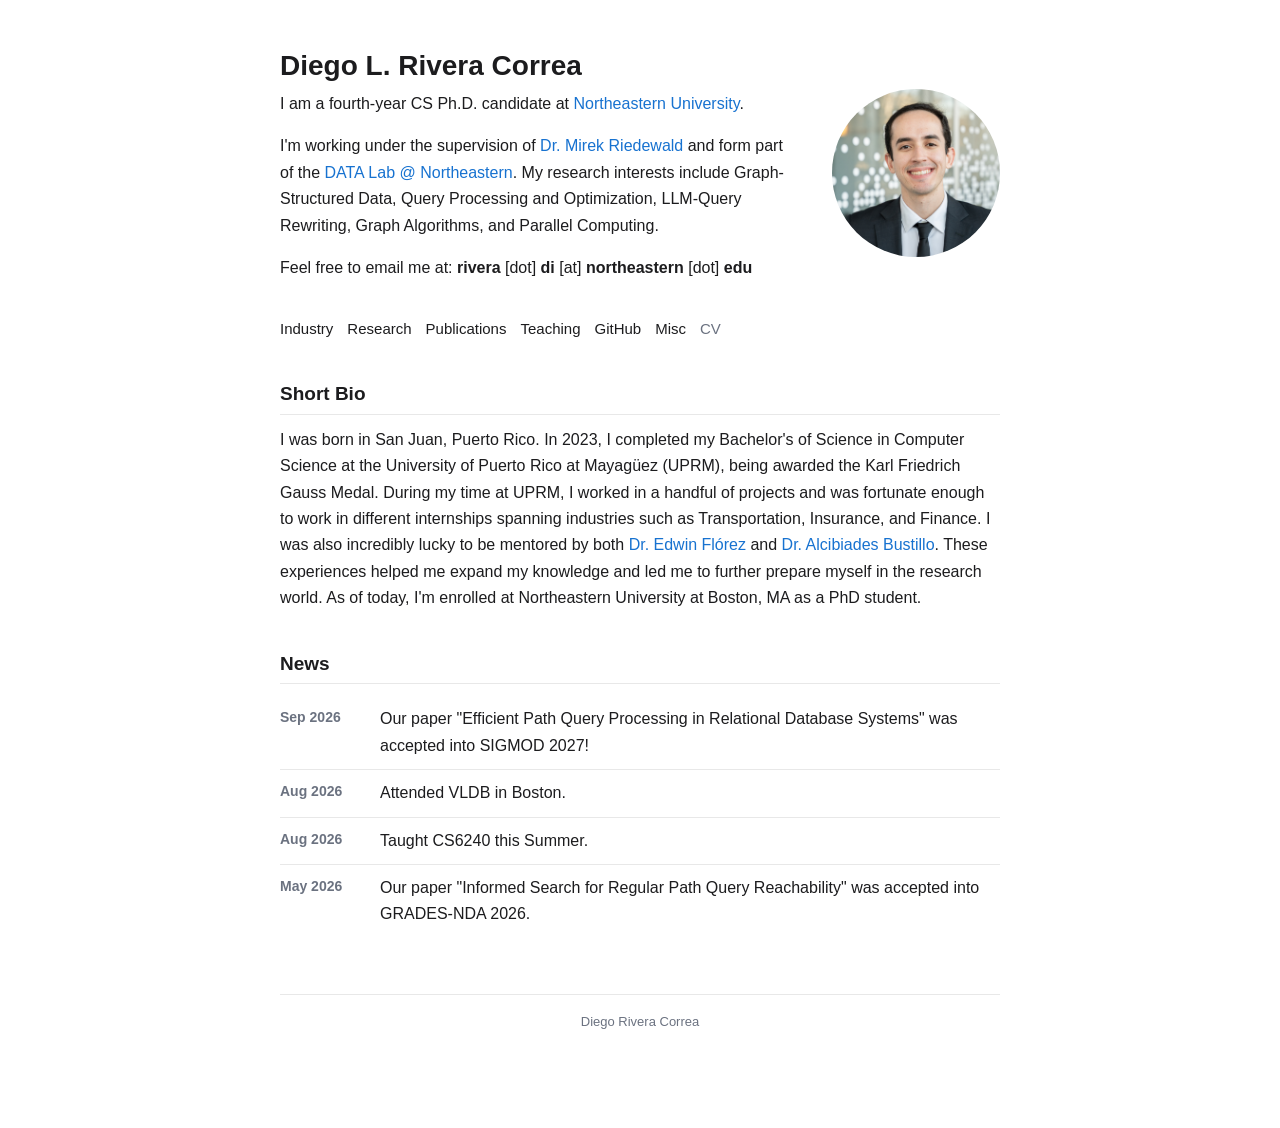
<file: index.html>
<!DOCTYPE HTML>
<html lang="en">
<head>
  <meta http-equiv="Content-Type" content="text/html; charset=UTF-8">
  <title>Diego L. Rivera Correa</title>
  <meta name="author" content="Diego Rivera Correa">
  <meta name="viewport" content="width=device-width, initial-scale=1">
  <link rel="stylesheet" type="text/css" href="stylesheet.css">
  <link rel="icon" href="data:image/svg+xml,<svg xmlns=%22http://www.w3.org/2000/svg%22 viewBox=%220 0 100 100%22><text y=%22.9em%22 font-size=%2290%22>🌐</text></svg>">
</head>
<body>
  <div class="page">
    <div class="hero">
      <div class="hero-text">
        <h1>Diego L. Rivera Correa</h1>
        <p>I am a fourth-year CS Ph.D. candidate at <a href="https://www.northeastern.edu/">Northeastern University</a>.</p>
        <p>
          I'm working under the supervision of <a href="https://www.ccs.neu.edu/home/mirek/">Dr. Mirek Riedewald</a> and
          form part of the <a href="https://db.khoury.northeastern.edu/">DATA Lab @ Northeastern</a>. My research interests
          include Graph-Structured Data, Query Processing and Optimization, LLM-Query Rewriting, Graph Algorithms, and Parallel Computing.
        </p>
        <p>Feel free to email me at: <b>rivera</b> [dot] <b>di</b> [at] <b>northeastern</b> [dot] <b>edu</b></p>
      </div>
      <div class="hero-photo">
        <a href="diego_images/prof_diego.jpg"><img alt="profile photo" src="diego_images/prof_diego.jpg"></a>
      </div>
    </div>

    <nav class="nav">
      <a href="internships.html">Industry</a>
      <a href="research.html">Research</a>
      <a href="publications.html">Publications</a>
      <a href="teaching.html">Teaching</a>
      <a href="https://github.com/drivera23/">GitHub</a>
      <a href="misc.html">Misc</a>
      <span class="nav-disabled" title="Coming soon">CV</span>
    </nav>

    <h2>Short Bio</h2>
    <p>
      I was born in San Juan, Puerto Rico. In 2023, I completed my Bachelor's of Science in Computer Science at the
      University of Puerto Rico at Mayagüez (UPRM), being awarded the Karl Friedrich Gauss Medal. During my time at
      UPRM, I worked in a handful of projects and was fortunate enough to work in different internships spanning
      industries such as Transportation, Insurance, and Finance. I was also incredibly lucky to be mentored by both
      <a href="https://www.uprm.edu/edwinfg/">Dr. Edwin Flórez</a> and
      <a href="https://sites.google.com/upr.edu/alcibiadesbustillozarate/inicio">Dr. Alcibiades Bustillo</a>. These
      experiences helped me expand my knowledge and led me to further prepare myself in the research world. As of
      today, I'm enrolled at Northeastern University at Boston, MA as a PhD student.
    </p>

    <h2>News</h2>
    <ul class="news">
      <li><span class="news-date">Sep 2026</span> Our paper "Efficient Path Query Processing in Relational Database Systems" was accepted into SIGMOD 2027!</li>
      <li><span class="news-date">Aug 2026</span> Attended VLDB in Boston.</li>
      <li><span class="news-date">Aug 2026</span> Taught CS6240 this Summer.</li>
      <li><span class="news-date">May 2026</span> Our paper "Informed Search for Regular Path Query Reachability" was accepted into GRADES-NDA 2026.</li>
    </ul>

    <footer>
      <p>Diego Rivera Correa</p>
    </footer>
  </div>
</body>
</html>
</file>
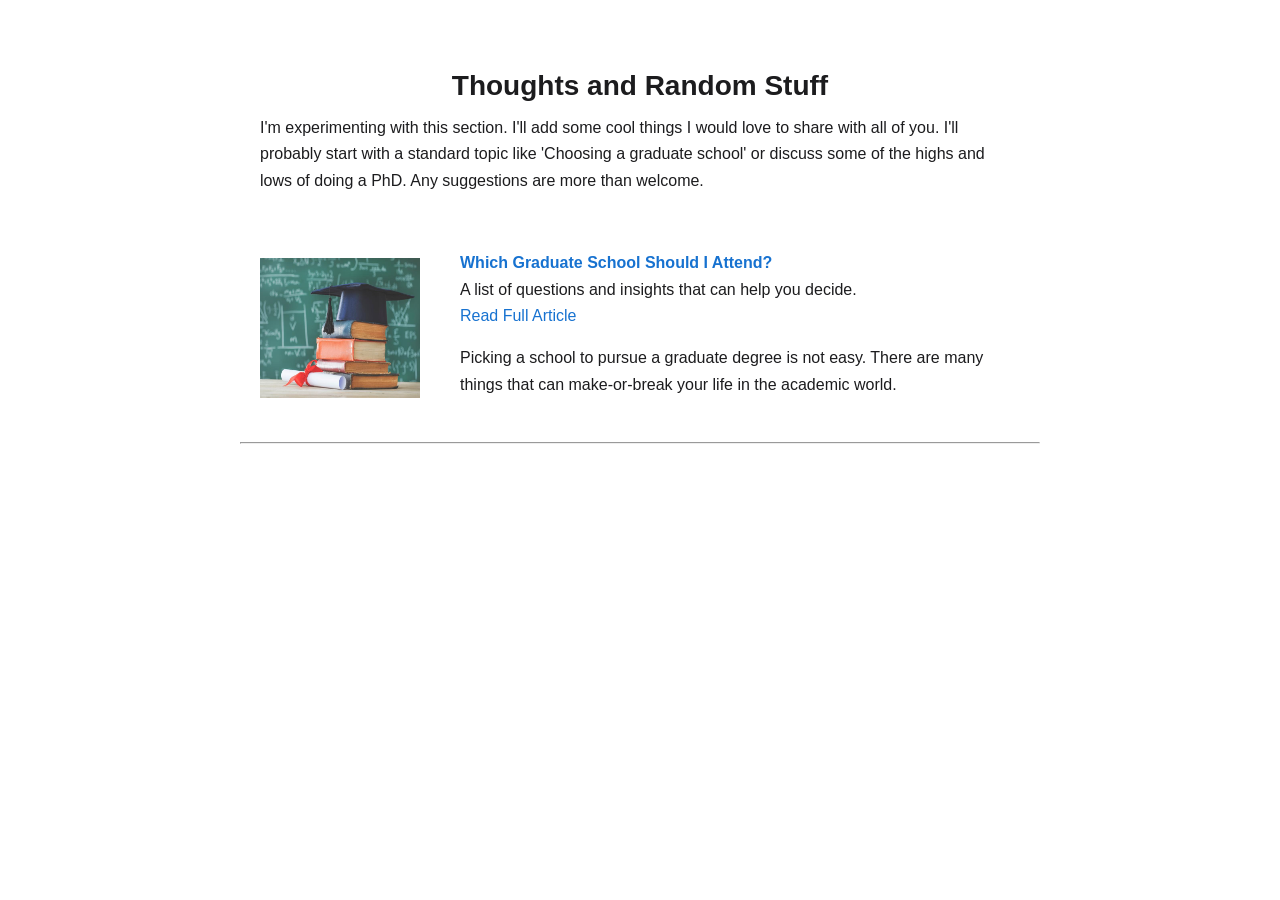
<file: blog.html>
<!DOCTYPE HTML>
<html lang="en"><head><meta http-equiv="Content-Type" content="text/html; charset=UTF-8">

  <title>Blog</title>
  
  <meta name="author" content="Diego Rivera Correa">
  <meta name="viewport" content="width=device-width, initial-scale=1">
  
  <link rel="stylesheet" type="text/css" href="stylesheet.css">
	<link rel="icon" href="data:image/svg+xml,<svg xmlns=%22http://www.w3.org/2000/svg%22 viewBox=%220 0 100 100%22><text y=%22.9em%22 font-size=%2290%22>🌐</text></svg>">
</head>

<body>
  <table style="width:100%;max-width:800px;border:0px;border-spacing:0px;border-collapse:separate;margin-right:auto;margin-left:auto;"><tbody>
    <tr style="padding:0px">
      <td style="padding:0px">
        <table style="width:100%;border:0px;border-spacing:0px;border-collapse:separate;margin-right:auto;margin-left:auto;"><tbody>
            <tr>
            <td style="padding:20px;width:100%;vertical-align:middle">
              <center><h1>Thoughts and Random Stuff</h1></center>
              <p>
                I'm experimenting with this section. I'll add some cool things I would love to share with all of you. I'll probably start with a standard topic
                like 'Choosing a graduate school' or discuss some of the highs and lows of doing a PhD. Any suggestions are more than welcome.
              </p> 
            </td>
          </tr>
        </tbody></table>
        <table style="width:100%;border:0px;border-spacing:0px;border-collapse:separate;margin-right:auto;margin-left:auto;"><tbody>
          <!-- NAGNOI -->
          <tr>
            <td style="padding:20px;width:25%;vertical-align:middle">
              <div class="one">
                <img src='blog_images/Grad_School_Search.jpg' width="160" height="140">
              </div>
            </td>
            <td style="padding:20px;width:75%;vertical-align:middle">
              <a href="blog_stories/graduate_school.html">
                <span class="papertitle"><strong> Which Graduate School Should I Attend?</strong></span>
              </a>
              
              <br>
                A list of questions and insights that can help you decide.
              <br>
              <a href="blog_stories/graduate_school.html">Read Full Article</a>
              <p></p>
              <p> Picking a school to pursue a graduate degree is not easy. There are many things that can make-or-break 
                your life in the academic world. </p>
            </td>
          </tr>
        </tbody></table>
      <hr>
      </td>
    </tr>
  </table>
</body>

</html>
</file>
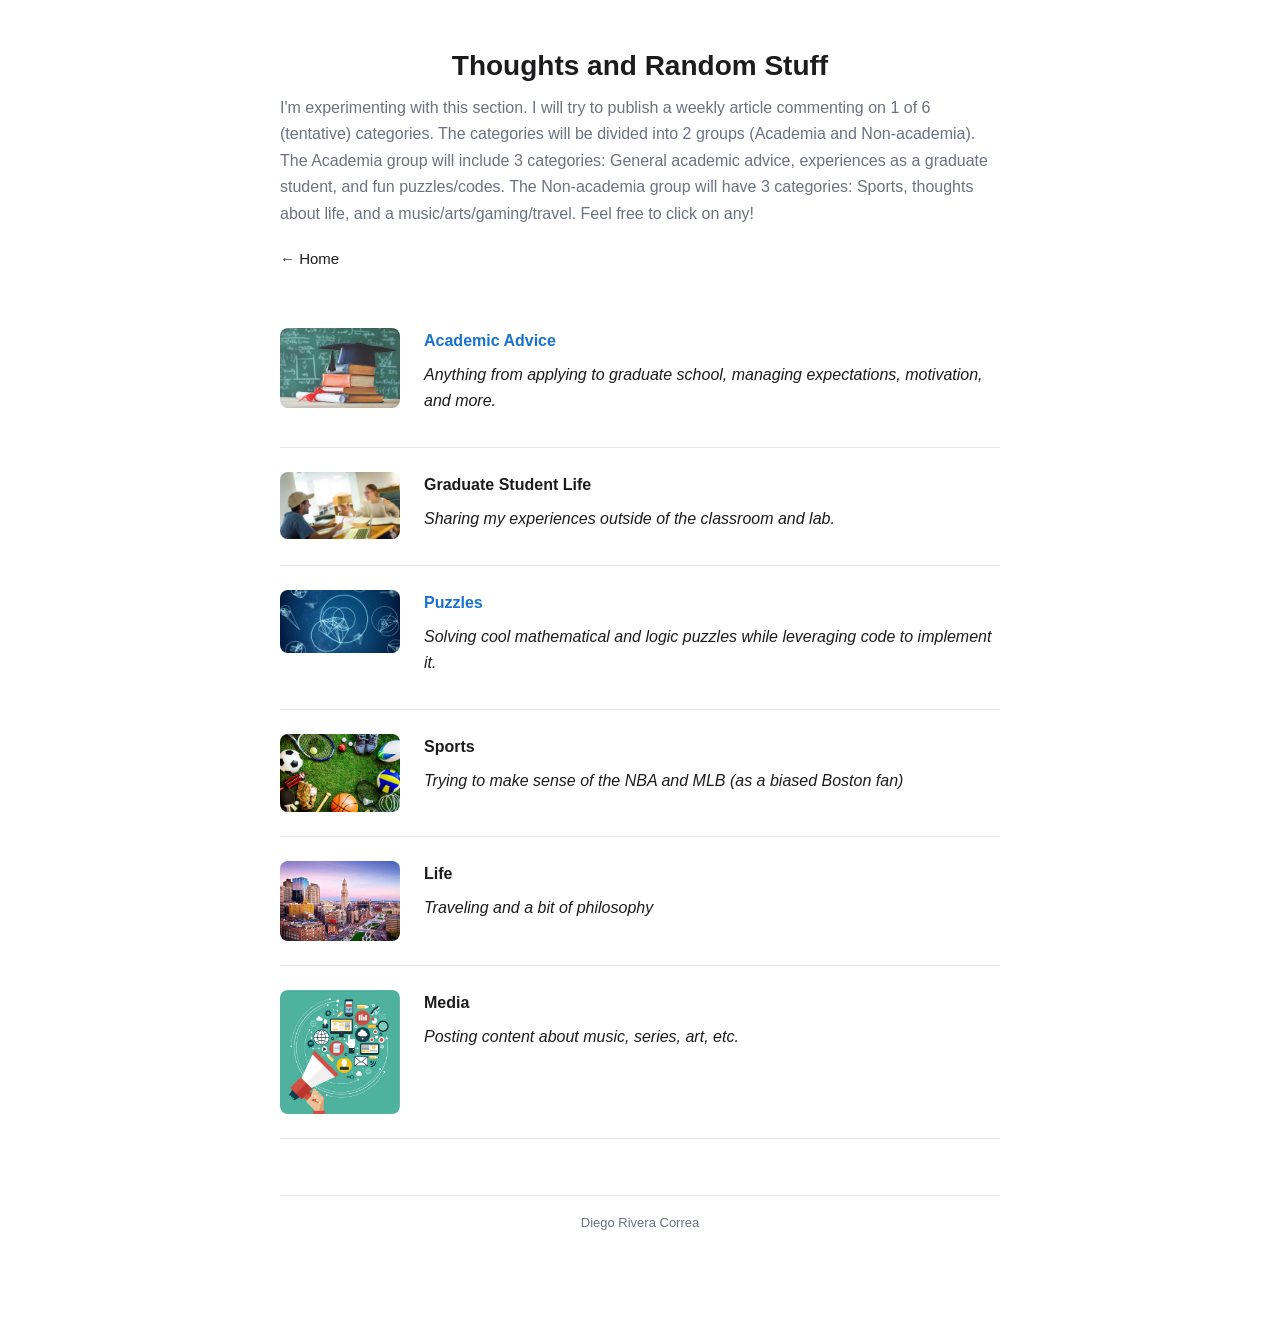
<file: blog_landing.html>
<!DOCTYPE HTML>
<html lang="en">
<head>
  <meta http-equiv="Content-Type" content="text/html; charset=UTF-8">
  <title>Blog</title>
  <meta name="author" content="Diego Rivera Correa">
  <meta name="viewport" content="width=device-width, initial-scale=1">
  <link rel="stylesheet" type="text/css" href="stylesheet.css">
  <link rel="icon" href="data:image/svg+xml,<svg xmlns=%22http://www.w3.org/2000/svg%22 viewBox=%220 0 100 100%22><text y=%22.9em%22 font-size=%2290%22>🌐</text></svg>">
</head>
<body>
  <div class="page">
    <div class="page-intro">
      <h1>Thoughts and Random Stuff</h1>
      <p>
        I'm experimenting with this section. I will try to publish a weekly article commenting on 1 of 6
        (tentative) categories. The categories will be divided into 2 groups (Academia and Non-academia). The
        Academia group will include 3 categories: General academic advice, experiences as a graduate student, and
        fun puzzles/codes. The Non-academia group will have 3 categories: Sports, thoughts about life, and a
        music/arts/gaming/travel. Feel free to click on any!
      </p>
    </div>

    <nav class="nav">
      <a href="index.html">&larr; Home</a>
    </nav>

    <div class="entry">
      <div class="entry-img">
        <img src="blog_images/Grad_School_Search.jpg" alt="Academic Advice">
      </div>
      <div class="entry-body">
        <p class="entry-title"><a href="blog_categories/academic_advice/blog.html">Academic Advice</a></p>
        <p><em>Anything from applying to graduate school, managing expectations, motivation, and more.</em></p>
      </div>
    </div>

    <div class="entry">
      <div class="entry-img">
        <img src="blog_images/Student_Life.jpg" alt="Graduate Student Life">
      </div>
      <div class="entry-body">
        <p class="entry-title">Graduate Student Life</p>
        <p><em>Sharing my experiences outside of the classroom and lab.</em></p>
      </div>
    </div>

    <div class="entry">
      <div class="entry-img">
        <img src="blog_images/Puzzles.jpg" alt="Puzzles">
      </div>
      <div class="entry-body">
        <p class="entry-title"><a href="blog_categories/puzzles/blog.html">Puzzles</a></p>
        <p><em>Solving cool mathematical and logic puzzles while leveraging code to implement it.</em></p>
      </div>
    </div>

    <div class="entry">
      <div class="entry-img">
        <img src="blog_images/Sports.jpg" alt="Sports">
      </div>
      <div class="entry-body">
        <p class="entry-title">Sports</p>
        <p><em>Trying to make sense of the NBA and MLB (as a biased Boston fan)</em></p>
      </div>
    </div>

    <div class="entry">
      <div class="entry-img">
        <img src="blog_images/Life.jpg" alt="Life">
      </div>
      <div class="entry-body">
        <p class="entry-title">Life</p>
        <p><em>Traveling and a bit of philosophy</em></p>
      </div>
    </div>

    <div class="entry">
      <div class="entry-img">
        <img src="blog_images/media.jpg" alt="Media">
      </div>
      <div class="entry-body">
        <p class="entry-title">Media</p>
        <p><em>Posting content about music, series, art, etc.</em></p>
      </div>
    </div>

    <footer>
      <p>Diego Rivera Correa</p>
    </footer>
  </div>
</body>
</html>
</file>
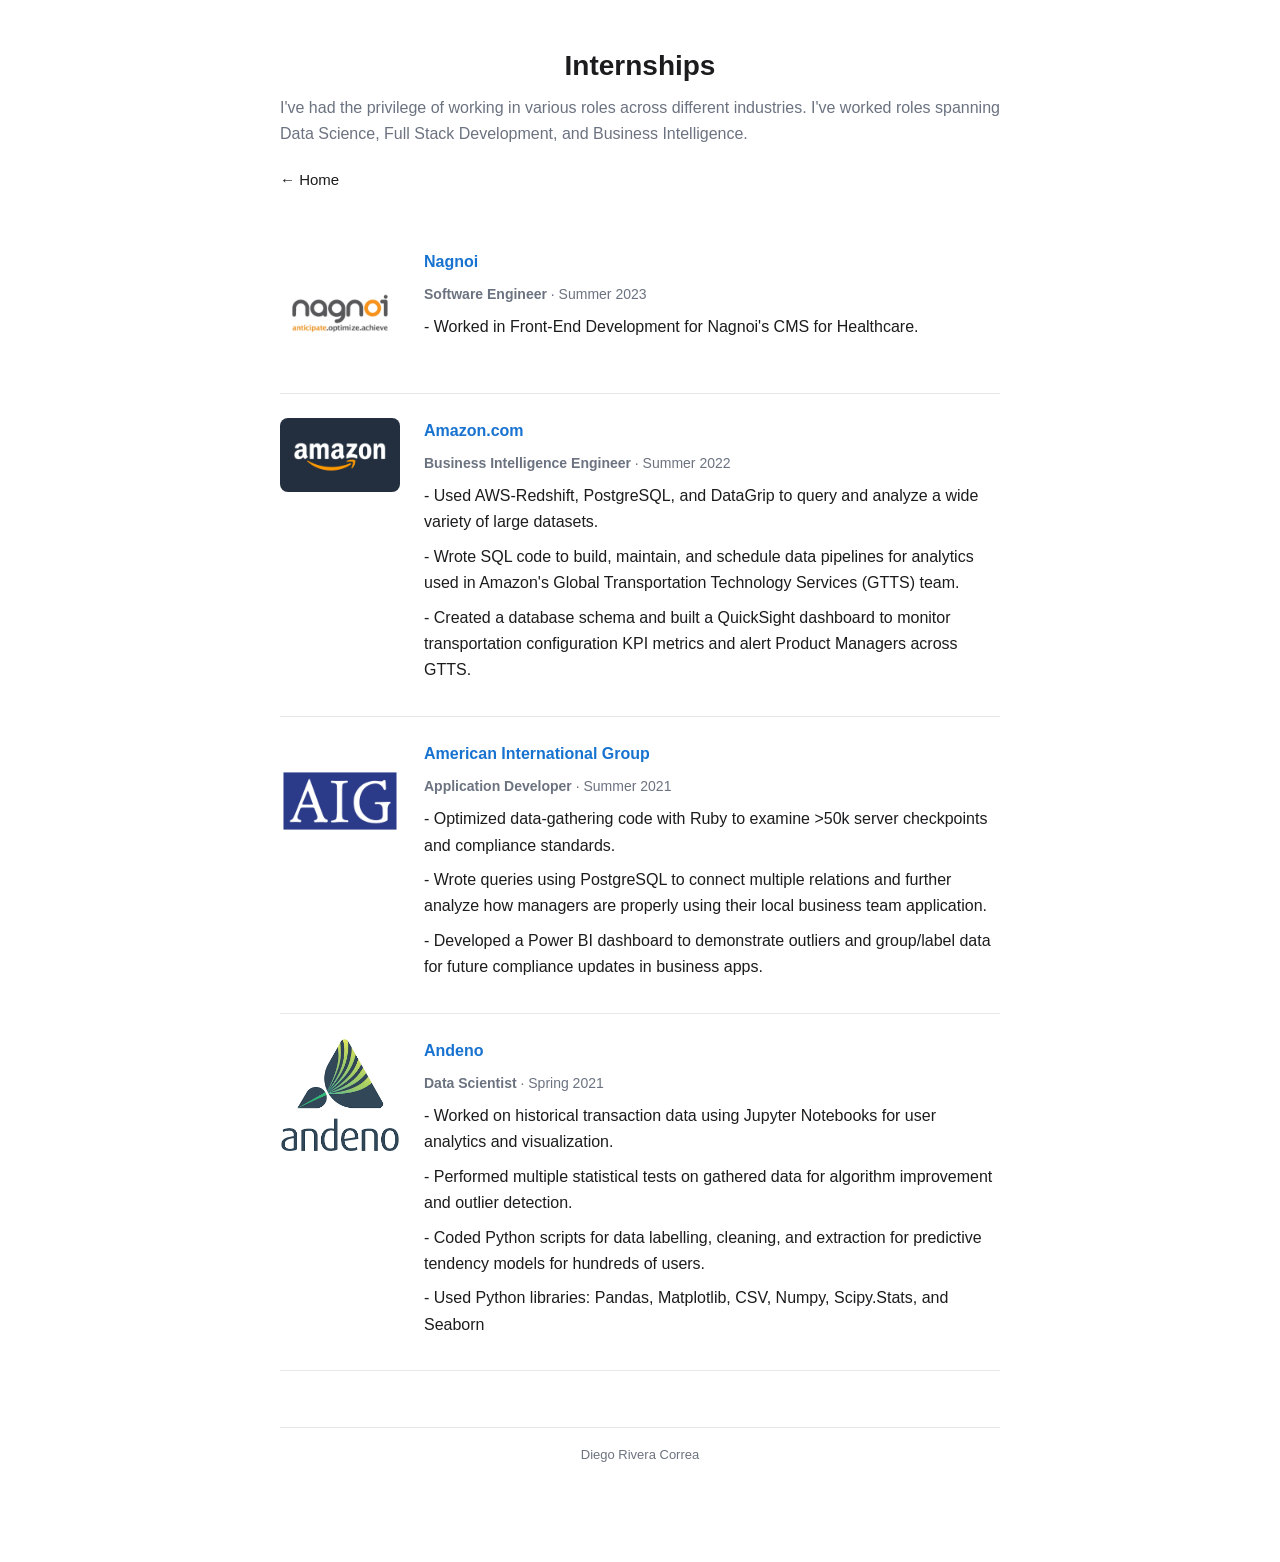
<file: internships.html>
<!DOCTYPE HTML>
<html lang="en">
<head>
  <meta http-equiv="Content-Type" content="text/html; charset=UTF-8">
  <title>Internships</title>
  <meta name="author" content="Diego Rivera Correa">
  <meta name="viewport" content="width=device-width, initial-scale=1">
  <link rel="stylesheet" type="text/css" href="stylesheet.css">
  <link rel="icon" href="data:image/svg+xml,<svg xmlns=%22http://www.w3.org/2000/svg%22 viewBox=%220 0 100 100%22><text y=%22.9em%22 font-size=%2290%22>🌐</text></svg>">
</head>
<body>
  <div class="page">
    <div class="page-intro">
      <h1>Internships</h1>
      <p>
        I've had the privilege of working in various roles across different industries. I've worked roles spanning
        Data Science, Full Stack Development, and Business Intelligence.
      </p>
    </div>

    <nav class="nav">
      <a href="index.html">&larr; Home</a>
    </nav>

    <div class="entry">
      <div class="entry-img">
        <img src="diego_images/industry/nagnoi.png" alt="Nagnoi">
      </div>
      <div class="entry-body">
        <p class="entry-title"><a href="https://www.nagnoi.com">Nagnoi</a></p>
        <p class="entry-meta"><b>Software Engineer</b> &middot; Summer 2023</p>
        <p>- Worked in Front-End Development for Nagnoi's CMS for Healthcare.</p>
      </div>
    </div>

    <div class="entry">
      <div class="entry-img">
        <img src="diego_images/industry/amz.png" alt="Amazon.com">
      </div>
      <div class="entry-body">
        <p class="entry-title"><a href="https://www.amazon.jobs">Amazon.com</a></p>
        <p class="entry-meta"><b>Business Intelligence Engineer</b> &middot; Summer 2022</p>
        <p>- Used AWS-Redshift, PostgreSQL, and DataGrip to query and analyze a wide variety of large datasets.</p>
        <p>
          - Wrote SQL code to build, maintain, and schedule data pipelines for analytics used in Amazon's Global
          Transportation Technology Services (GTTS) team.
        </p>
        <p>
          - Created a database schema and built a QuickSight dashboard to monitor transportation configuration KPI
          metrics and alert Product Managers across GTTS.
        </p>
      </div>
    </div>

    <div class="entry">
      <div class="entry-img">
        <img src="diego_images/industry/aig.png" alt="American International Group">
      </div>
      <div class="entry-body">
        <p class="entry-title"><a href="https://www.aig.com/individual">American International Group</a></p>
        <p class="entry-meta"><b>Application Developer</b> &middot; Summer 2021</p>
        <p>
          - Optimized data-gathering code with Ruby to examine &gt;50k server checkpoints and compliance standards.
        </p>
        <p>
          - Wrote queries using PostgreSQL to connect multiple relations and further analyze how managers are
          properly using their local business team application.
        </p>
        <p>
          - Developed a Power BI dashboard to demonstrate outliers and group/label data for future compliance
          updates in business apps.
        </p>
      </div>
    </div>

    <div class="entry">
      <div class="entry-img">
        <img src="diego_images/industry/andeno.png" alt="Andeno">
      </div>
      <div class="entry-body">
        <p class="entry-title"><a href="https://www.andeno.com/">Andeno</a></p>
        <p class="entry-meta"><b>Data Scientist</b> &middot; Spring 2021</p>
        <p>- Worked on historical transaction data using Jupyter Notebooks for user analytics and visualization.</p>
        <p>- Performed multiple statistical tests on gathered data for algorithm improvement and outlier detection.</p>
        <p>
          - Coded Python scripts for data labelling, cleaning, and extraction for predictive tendency models for
          hundreds of users.
        </p>
        <p>- Used Python libraries: Pandas, Matplotlib, CSV, Numpy, Scipy.Stats, and Seaborn</p>
      </div>
    </div>

    <footer>
      <p>Diego Rivera Correa</p>
    </footer>
  </div>
</body>
</html>
</file>
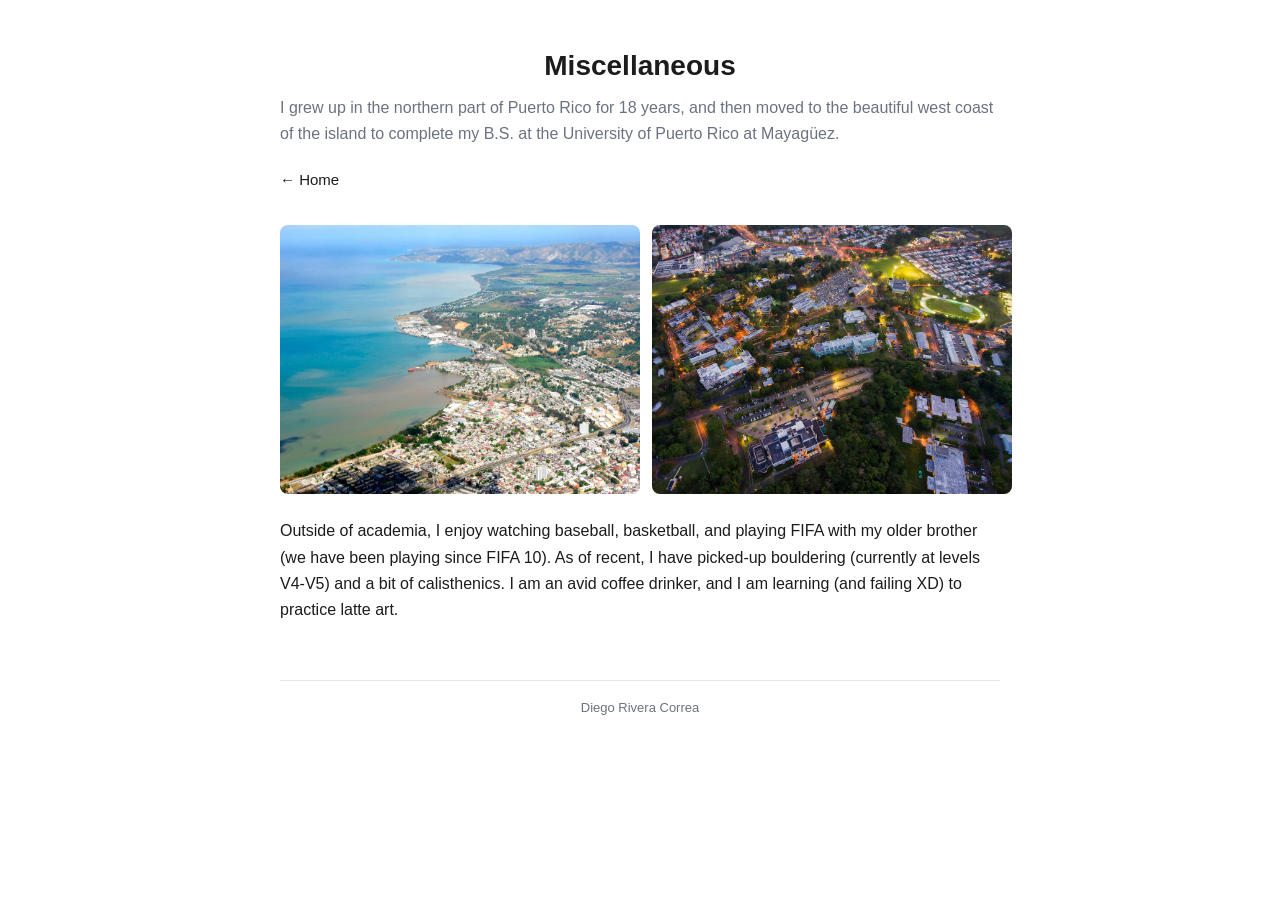
<file: misc.html>
<!DOCTYPE HTML>
<html lang="en">
<head>
  <meta http-equiv="Content-Type" content="text/html; charset=UTF-8">
  <title>Misc</title>
  <meta name="author" content="Diego Rivera Correa">
  <meta name="viewport" content="width=device-width, initial-scale=1">
  <link rel="stylesheet" type="text/css" href="stylesheet.css">
  <link rel="icon" href="data:image/svg+xml,<svg xmlns=%22http://www.w3.org/2000/svg%22 viewBox=%220 0 100 100%22><text y=%22.9em%22 font-size=%2290%22>🌐</text></svg>">
</head>
<body>
  <div class="page">
    <div class="page-intro">
      <h1>Miscellaneous</h1>
      <p>
        I grew up in the northern part of Puerto Rico for 18 years, and then moved to the beautiful west coast of
        the island to complete my B.S. at the University of Puerto Rico at Mayagüez.
      </p>
    </div>

    <nav class="nav">
      <a href="index.html">&larr; Home</a>
    </nav>

    <div class="photo-pair">
      <img src="diego_images/maya.jpg" alt="Mayagüez">
      <img src="diego_images/maya_campus.jpg" alt="UPRM campus">
    </div>

    <p>
      Outside of academia, I enjoy watching baseball, basketball, and playing FIFA with my older brother (we have
      been playing since FIFA 10). As of recent, I have picked-up bouldering (currently at levels V4-V5) and a bit
      of calisthenics. I am an avid coffee drinker, and I am learning (and failing XD) to practice latte art.
    </p>

    <footer>
      <p>Diego Rivera Correa</p>
    </footer>
  </div>
</body>
</html>
</file>
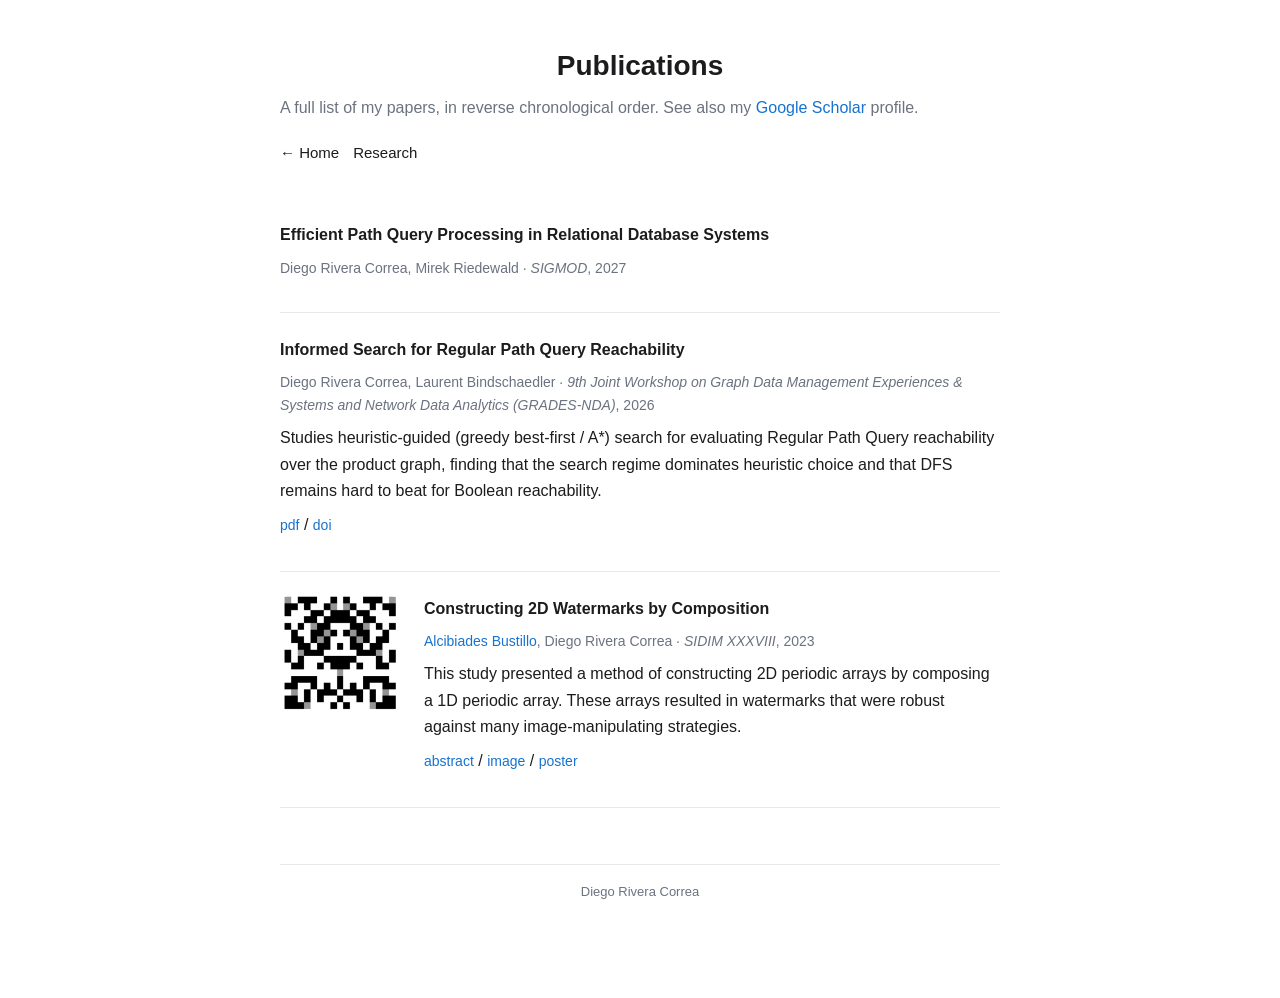
<file: publications.html>
<!DOCTYPE HTML>
<html lang="en">
<head>
  <meta http-equiv="Content-Type" content="text/html; charset=UTF-8">
  <title>Publications</title>
  <meta name="author" content="Diego Rivera Correa">
  <meta name="viewport" content="width=device-width, initial-scale=1">
  <link rel="stylesheet" type="text/css" href="stylesheet.css">
  <link rel="icon" href="data:image/svg+xml,<svg xmlns=%22http://www.w3.org/2000/svg%22 viewBox=%220 0 100 100%22><text y=%22.9em%22 font-size=%2290%22>🌐</text></svg>">
</head>
<body>
  <div class="page">
    <div class="page-intro">
      <h1>Publications</h1>
      <p>
        A full list of my papers, in reverse chronological order. See also my
        <a href="https://scholar.google.com/citations?view_op=list_works&hl=es&user=oqGrPB4AAAAJ">Google Scholar</a> profile.
      </p>
    </div>

    <nav class="nav">
      <a href="index.html">&larr; Home</a>
      <a href="research.html">Research</a>
    </nav>

    <div class="entry">
      <div class="entry-body">
        <p class="entry-title">Efficient Path Query Processing in Relational Database Systems</p>
        <p class="entry-meta">Diego Rivera Correa, Mirek Riedewald &middot; <em>SIGMOD</em>, 2027</p>
        <!-- <p><em>Placeholder &mdash; details and links to follow once the paper is publicly available.</em></p> -->
      </div>
    </div>

    <div class="entry">
      <div class="entry-body">
        <p class="entry-title">Informed Search for Regular Path Query Reachability</p>
        <p class="entry-meta">
          Diego Rivera Correa, Laurent Bindschaedler &middot;
          <em>9th Joint Workshop on Graph Data Management Experiences &amp; Systems and Network Data Analytics
          (GRADES-NDA)</em>, 2026
        </p>
        <p>
          Studies heuristic-guided (greedy best-first / A*) search for evaluating Regular Path Query reachability
          over the product graph, finding that the search regime dominates heuristic choice and that DFS remains
          hard to beat for Boolean reachability.
        </p>
        <p class="entry-links">
          <a href="documents/papers/informed_search_rpqs_reachability_cam_ready.pdf">pdf</a> /
          <a href="https://doi.org/10.1145/3810460.3812776">doi</a>
        </p>
      </div>
    </div>

    <div class="entry">
      <div class="entry-img">
        <img src="diego_images/research/2D_Watermark.png" alt="Constructing 2D Watermarks by Composition">
      </div>
      <div class="entry-body">
        <p class="entry-title">Constructing 2D Watermarks by Composition</p>
        <p class="entry-meta">
          <a href="https://sites.google.com/upr.edu/alcibiadesbustillozarate/inicio?authuser=0">Alcibiades Bustillo</a>,
          Diego Rivera Correa &middot; <em>SIDIM XXXVIII</em>, 2023
        </p>
        <p>
          This study presented a method of constructing 2D periodic arrays by composing a 1D periodic array. These
          arrays resulted in watermarks that were robust against many image-manipulating strategies.
        </p>
        <p class="entry-links">
          <a href="documents/papers/Abstract_SIDIM (1).pdf">abstract</a> /
          <a href="diego_images/research/SIDIM2023.jpeg">image</a> /
          <a href="documents/posters/SIDIM_poster_DLRC.pdf">poster</a>
        </p>
      </div>
    </div>

    <footer>
      <p>Diego Rivera Correa</p>
    </footer>
  </div>
</body>
</html>
</file>
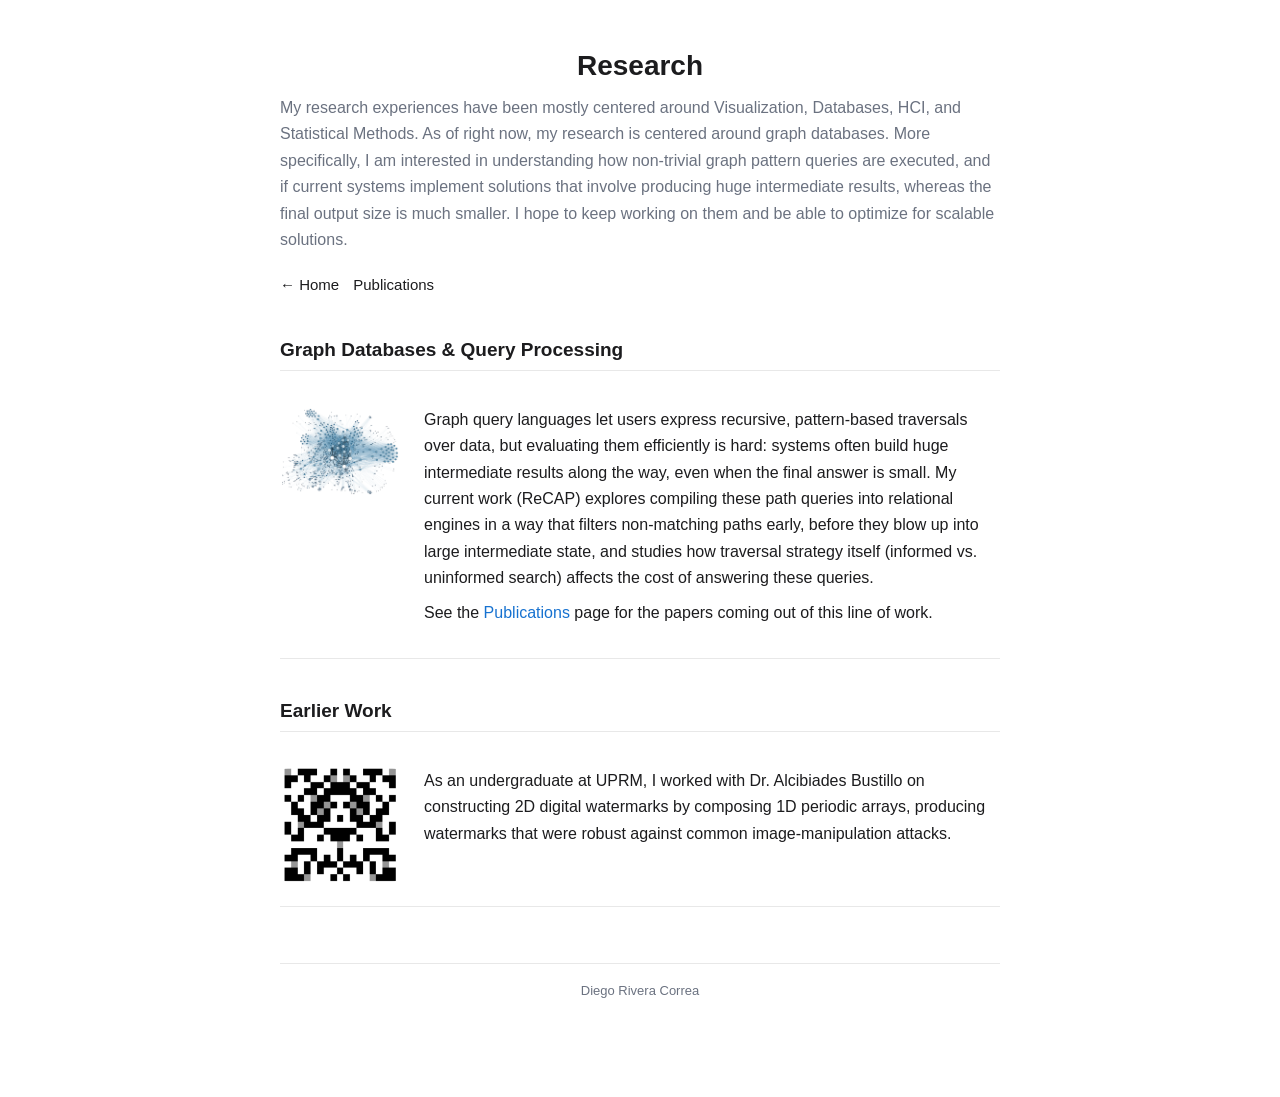
<file: research.html>
<!DOCTYPE HTML>
<html lang="en">
<head>
  <meta http-equiv="Content-Type" content="text/html; charset=UTF-8">
  <title>Research</title>
  <meta name="author" content="Diego Rivera Correa">
  <meta name="viewport" content="width=device-width, initial-scale=1">
  <link rel="stylesheet" type="text/css" href="stylesheet.css">
  <link rel="icon" href="data:image/svg+xml,<svg xmlns=%22http://www.w3.org/2000/svg%22 viewBox=%220 0 100 100%22><text y=%22.9em%22 font-size=%2290%22>🌐</text></svg>">
</head>
<body>
  <div class="page">
    <div class="page-intro">
      <h1>Research</h1>
      <p>
        My research experiences have been mostly centered around Visualization, Databases, HCI, and Statistical
        Methods. As of right now, my research is centered around graph databases. More specifically, I am
        interested in understanding how non-trivial graph pattern queries are executed, and if current systems
        implement solutions that involve producing huge intermediate results, whereas the final output size is much
        smaller. I hope to keep working on them and be able to optimize for scalable solutions.
      </p>
    </div>

    <nav class="nav">
      <a href="index.html">&larr; Home</a>
      <a href="publications.html">Publications</a>
    </nav>

    <h2>Graph Databases &amp; Query Processing</h2>
    <div class="entry">
      <div class="entry-img">
        <img src="diego_images/research/gql.png" alt="Graph Databases">
      </div>
      <div class="entry-body">
        <p>
          Graph query languages let users express recursive, pattern-based traversals over data, but evaluating
          them efficiently is hard: systems often build huge intermediate results along the way, even when the
          final answer is small. My current work (ReCAP) explores compiling these path queries into relational
          engines in a way that filters non-matching paths early, before they blow up into large intermediate
          state, and studies how traversal strategy itself (informed vs. uninformed search) affects the cost of
          answering these queries.
        </p>
        <p>See the <a href="publications.html">Publications</a> page for the papers coming out of this line of work.</p>
      </div>
    </div>

    <h2>Earlier Work</h2>
    <div class="entry">
      <div class="entry-img">
        <img src="diego_images/research/2D_Watermark.png" alt="2D Watermarking">
      </div>
      <div class="entry-body">
        <p>
          As an undergraduate at UPRM, I worked with Dr. Alcibiades Bustillo on constructing 2D digital watermarks
          by composing 1D periodic arrays, producing watermarks that were robust against common image-manipulation
          attacks.
        </p>
      </div>
    </div>

    <footer>
      <p>Diego Rivera Correa</p>
    </footer>
  </div>
</body>
</html>
</file>
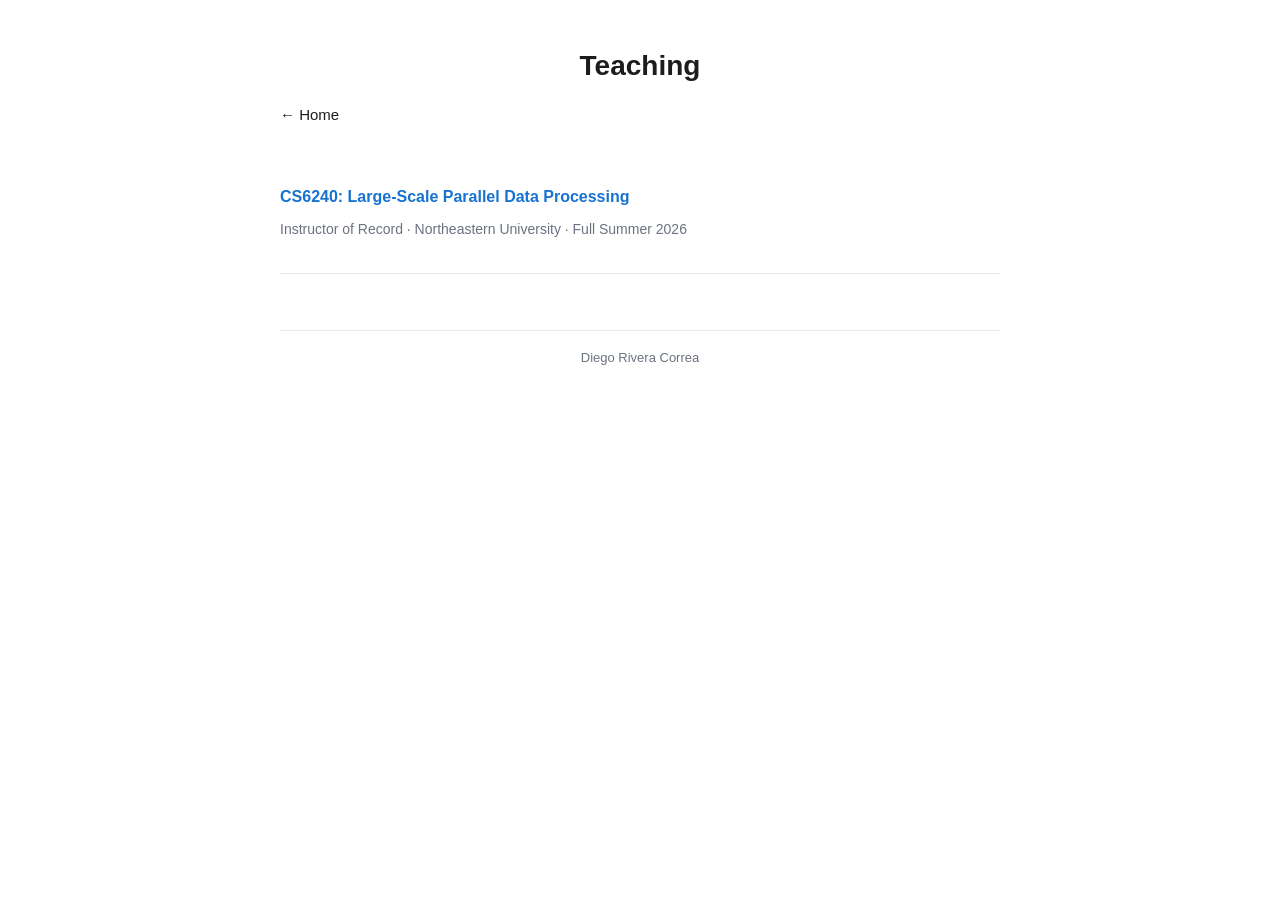
<file: teaching.html>
<!DOCTYPE HTML>
<html lang="en">
<head>
  <meta http-equiv="Content-Type" content="text/html; charset=UTF-8">
  <title>Teaching</title>
  <meta name="author" content="Diego Rivera Correa">
  <meta name="viewport" content="width=device-width, initial-scale=1">
  <link rel="stylesheet" type="text/css" href="stylesheet.css">
  <link rel="icon" href="data:image/svg+xml,<svg xmlns=%22http://www.w3.org/2000/svg%22 viewBox=%220 0 100 100%22><text y=%22.9em%22 font-size=%2290%22>🌐</text></svg>">
</head>
<body>
  <div class="page">
    <div class="page-intro">
      <h1>Teaching</h1>
    </div>

    <nav class="nav">
      <a href="index.html">&larr; Home</a>
    </nav>

    <div class="entry">
      <div class="entry-body">
        <p class="entry-title">
          <a href="https://northeastern-datalab.github.io/CS6240-Summer-2026/">CS6240: Large-Scale Parallel Data Processing</a>
        </p>
        <p class="entry-meta">Instructor of Record &middot; Northeastern University &middot; Full Summer 2026</p>
      </div>
    </div>

    <footer>
      <p>Diego Rivera Correa</p>
    </footer>
  </div>
</body>
</html>
</file>
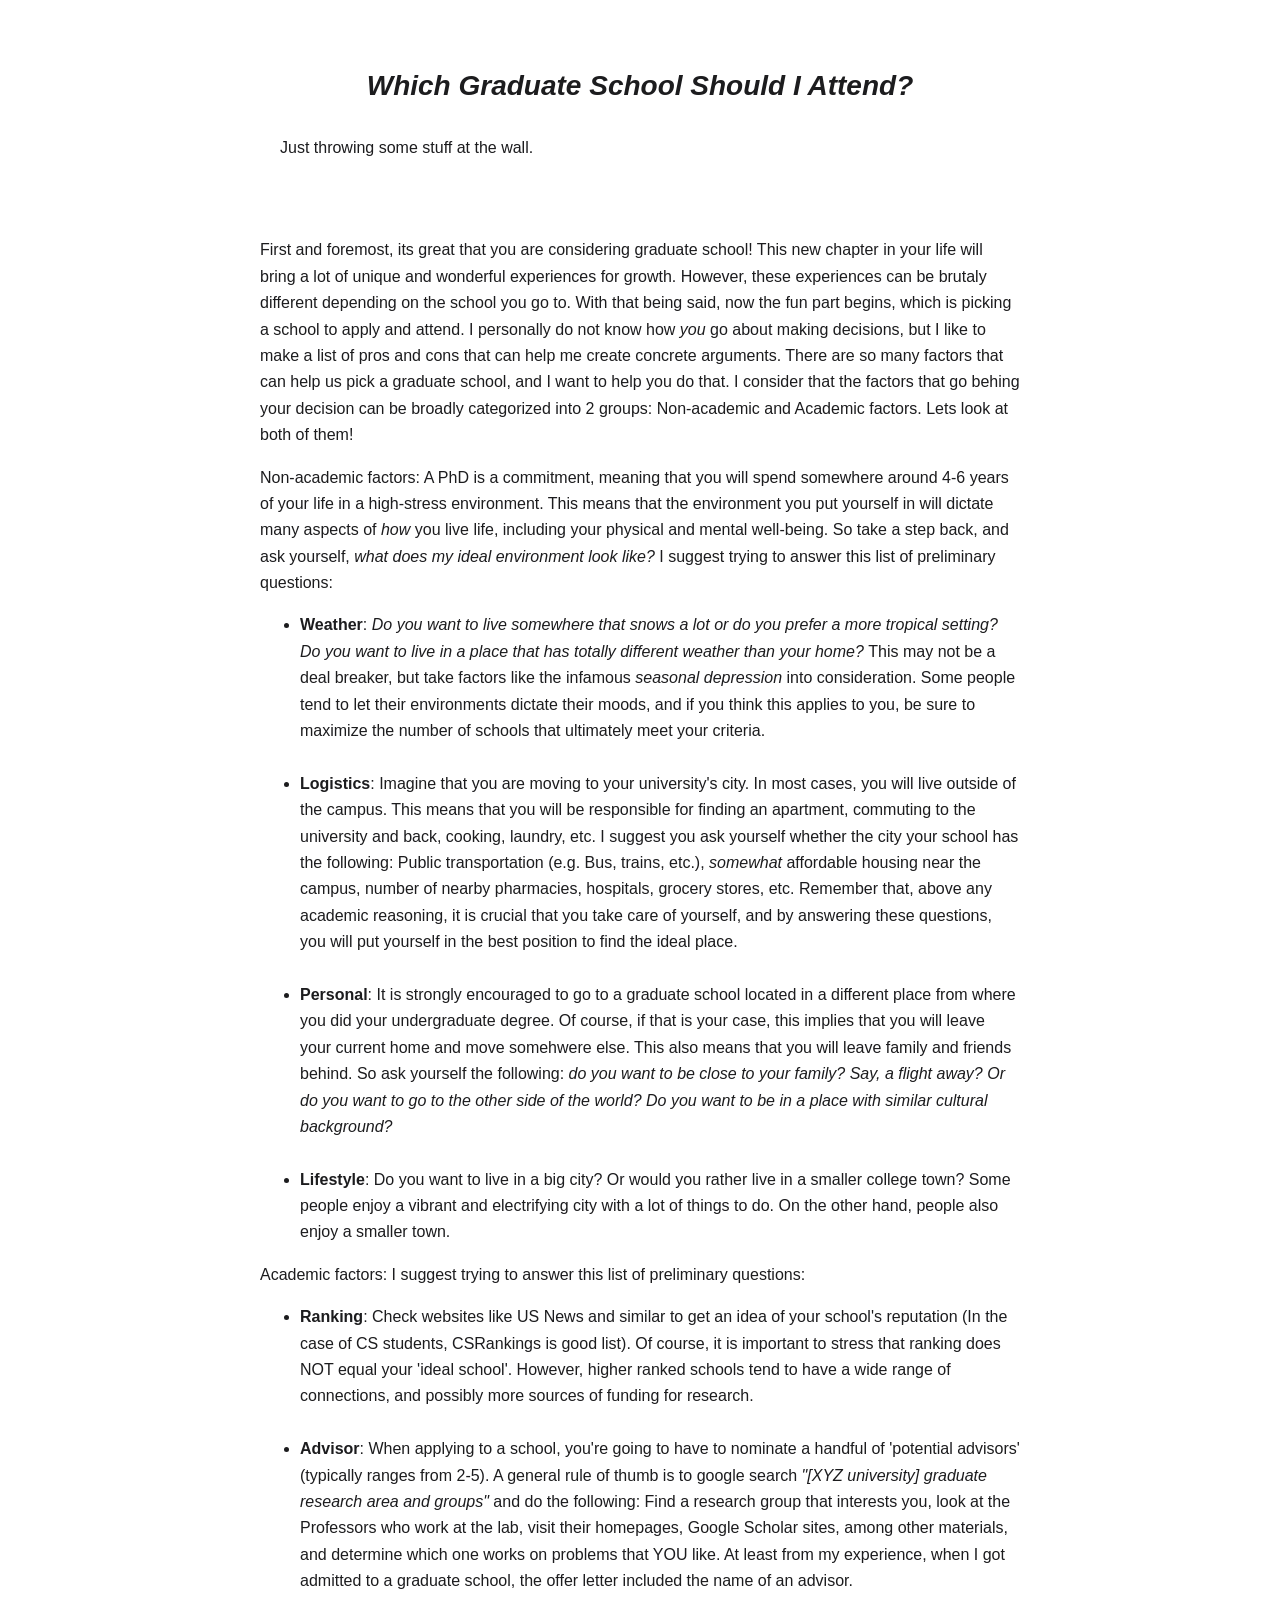
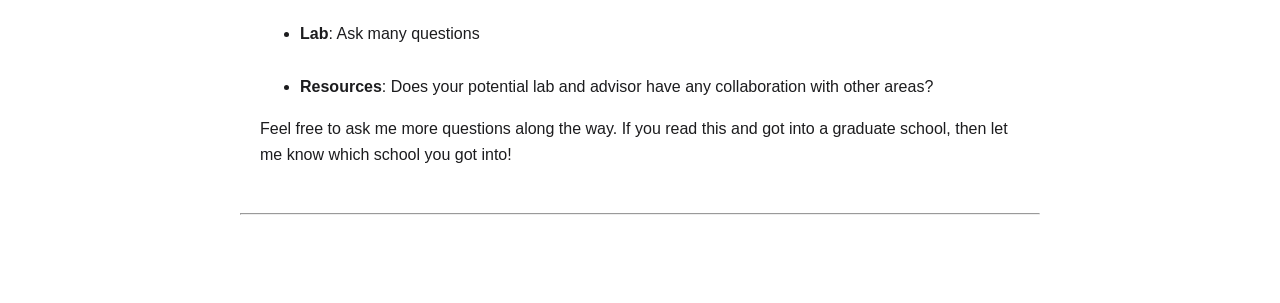
<file: blog_stories/graduate_school.html>
<!DOCTYPE HTML>
<html lang="en"><head><meta http-equiv="Content-Type" content="text/html; charset=UTF-8">

  <title>Picking a Graduate School</title>
  
  <meta name="author" content="Diego Rivera Correa">
  <meta name="viewport" content="width=device-width, initial-scale=1">
  
  <link rel="stylesheet" type="text/css" href="../stylesheet.css">
	<link rel="icon" href="data:image/svg+xml,<svg xmlns=%22http://www.w3.org/2000/svg%22 viewBox=%220 0 100 100%22><text y=%22.9em%22 font-size=%2290%22>🌐</text></svg>">
</head>

<body>
  <table style="width:100%;max-width:800px;border:0px;border-spacing:0px;border-collapse:separate;margin-right:auto;margin-left:auto;"><tbody>
    <tr style="padding:0px">
      <td style="padding:0px">
        <table style="width:100%;border:0px;border-spacing:0px;border-collapse:separate;margin-right:auto;margin-left:auto;"><tbody>
            <tr>
            <td style="padding:20px;width:100%;vertical-align:middle">
              <center><h1><i>Which Graduate School Should I Attend?</i></h1></center>
              <p style="padding:20px;width:100%;vertical-align:middle">
                Just throwing some stuff at the wall.
              </p> 
            </td>
          </tr>

          <tr>
            <td style="padding:20px;width:100%;vertical-align:middle">
                <p>
                    First and foremost, its great that you are considering graduate school! This new chapter in your life will bring a lot of
                    unique and wonderful experiences for growth. However, these experiences can be brutaly different depending on the school you go to. With
                    that being said, now the fun part begins, which is picking a school to apply and attend. I personally do not know how <i>you</i> go about making decisions, but I like to make a list
                    of pros and cons that can help me create concrete arguments. There are so many factors that can help us pick a graduate school,
                    and I want to help you do that. I consider that the factors that go behing your decision can be broadly categorized into 2 groups: Non-academic and Academic factors.
                    Lets look at both of them!
                </p> 
                <p>
                    Non-academic factors: A PhD is a commitment, meaning that you will spend somewhere around 4-6 years of your life in 
                    a high-stress environment. This means that the environment you put yourself in will dictate many aspects of <i>how</i> you live life,
                    including your physical and mental well-being. So take a step back, and ask yourself, <i>what does my ideal environment look like?</i>
                    I suggest trying to answer this list of preliminary questions:

                    <ul>
                        <li> <b>Weather</b>: <i>Do you want to live somewhere that snows a lot or do you prefer a more tropical setting? 
                            Do you want to live in a place that has totally different weather than your home? </i> This may not be a deal breaker, but take factors like
                            the infamous <i>seasonal depression</i> into consideration. Some people tend to let their environments dictate their moods, and if you think this 
                            applies to you, be sure to maximize the number of schools that ultimately meet your criteria.
                        </li>
                        <br>
                        <li> <b>Logistics</b>: Imagine that you are moving to your university's city. In most cases, you will live outside of the campus. This means that you will
                            be responsible for finding an apartment, commuting to the university and back, cooking, laundry, etc. I suggest you ask yourself whether
                            the city your school has the following: Public transportation (e.g. Bus, trains, etc.), <i>somewhat</i> affordable housing near the campus, 
                            number of nearby pharmacies, hospitals, grocery stores, etc. Remember that, above any academic reasoning, it is crucial that you
                            take care of yourself, and by answering these questions, you will put yourself in the best position to find the ideal place.
                        </li>
                        <br>
                        <li> <b>Personal</b>: It is strongly encouraged to go to a graduate school located in a different place from where you did your undergraduate degree. 
                            Of course, if that is your case, this implies that you will leave your current home and move somehwere else. This also means that you will 
                            leave family and friends behind. So ask yourself the following: <i> do you want to be close to your family? Say, a flight away? Or do you want to go to 
                                the other side of the world? Do you want to be in a place with similar cultural background?</i>  
                        </li>
                        <br>
                        <li> <b>Lifestyle</b>: Do you want to live in a big city? Or would you rather live in a smaller college town? Some people enjoy
                            a vibrant and electrifying city with a lot of things to do. On the other hand, people also enjoy a smaller town.
                        </li>
                    </ul>
                </p> 

                <p>
                    Academic factors: I suggest trying to answer this list of preliminary questions:

                    <ul>
                        <li> <b>Ranking</b>: Check websites like US News and similar to get an idea of your school's reputation (In the case of CS students, 
                            CSRankings is good list). Of course, 
                            it is important to stress that ranking does NOT equal your 'ideal school'. However, higher ranked schools tend to have a wide range
                            of connections, and possibly more sources of funding for research.
                        </li>
                        <br>
                        <li> <b>Advisor</b>: When applying to a school, you're going to have to nominate a handful of 'potential advisors' 
                            (typically ranges from 2-5). A general rule of thumb is to google search <i>"[XYZ university] graduate research area and groups"</i>
                            and do the following: Find a research group that interests you, look at the Professors who work at the lab, visit their homepages,
                            Google Scholar sites, among other materials, and determine which one works on problems that YOU like. At least from my experience, when I got
                            admitted to a graduate school, the offer letter included the name of an advisor.
                        </li>
                        <br>
                        <li> <b>Lab</b>: Ask many questions
                        </li>
                        <br>
                        <li> <b>Resources</b>: Does your potential lab and advisor have any collaboration with other areas? 
                        </li>
                    </ul>
                </p> 

                <p> Feel free to ask me more questions along the way. If you read this and got into a graduate school, then let
                    me know which school you got into!
                </p>
            </td>
          </tr>
        </tbody></table>
      <hr>
      </td>
    </tr>
  </table>
</body>

</html>
</file>
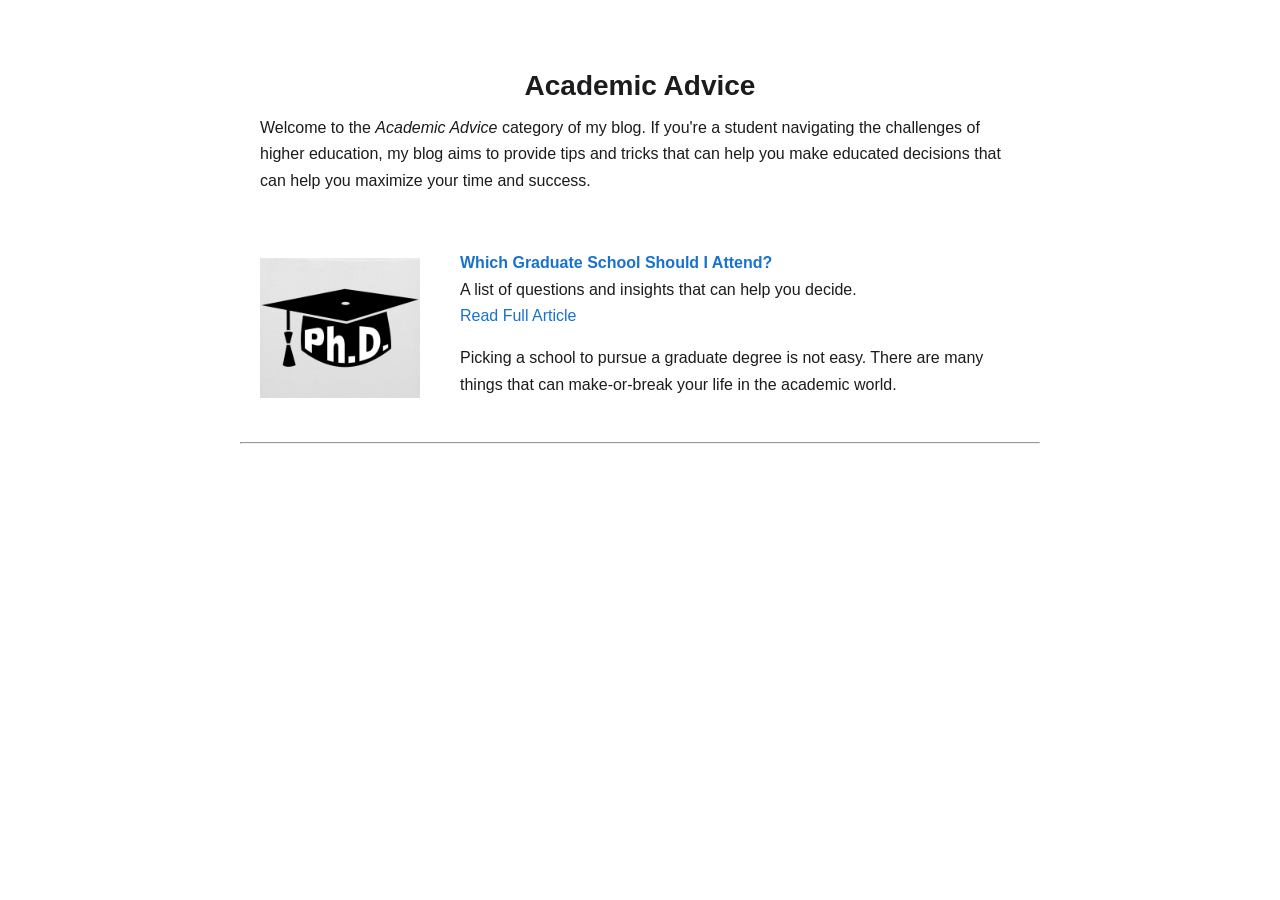
<file: blog_categories/academic_advice/blog.html>
<!DOCTYPE HTML>
<html lang="en"><head><meta http-equiv="Content-Type" content="text/html; charset=UTF-8">

  <title>Blog</title>
  
  <meta name="author" content="Diego Rivera Correa">
  <meta name="viewport" content="width=device-width, initial-scale=1">
  
  <link rel="stylesheet" type="text/css" href="../../stylesheet.css">
	<link rel="icon" href="data:image/svg+xml,<svg xmlns=%22http://www.w3.org/2000/svg%22 viewBox=%220 0 100 100%22><text y=%22.9em%22 font-size=%2290%22>🌐</text></svg>">
</head>

<body>
  <table style="width:100%;max-width:800px;border:0px;border-spacing:0px;border-collapse:separate;margin-right:auto;margin-left:auto;"><tbody>
    <tr style="padding:0px">
      <td style="padding:0px">
        <table style="width:100%;border:0px;border-spacing:0px;border-collapse:separate;margin-right:auto;margin-left:auto;"><tbody>
            <tr>
            <td style="padding:20px;width:100%;vertical-align:middle">
              <center><h1>Academic Advice</h1></center>
              <p>
                Welcome to the <i>Academic Advice</i> category of my blog. If you're a student navigating the challenges of 
                higher education, my blog aims to provide tips and tricks that can help you make educated decisions that can help 
                you maximize your time and success. 
              </p> 
            </td>
          </tr>
        </tbody></table>
        <table style="width:100%;border:0px;border-spacing:0px;border-collapse:separate;margin-right:auto;margin-left:auto;"><tbody>
          <!-- NAGNOI -->
          <tr>
            <td style="padding:20px;width:25%;vertical-align:middle">
              <div class="one">
                <img src='images/phd.jpg' width="160" height="140">
              </div>
            </td>
            <td style="padding:20px;width:75%;vertical-align:middle">
              <a href="graduate_school.html">
                <span class="papertitle"><strong> Which Graduate School Should I Attend?</strong></span>
              </a>
              
              <br>
                A list of questions and insights that can help you decide.
              <br>
              <a href="graduate_school.html">Read Full Article</a>
              <p></p>
              <p> Picking a school to pursue a graduate degree is not easy. There are many things that can make-or-break 
                your life in the academic world. </p>
            </td>
          </tr>
        </tbody></table>
      <hr>
      </td>
    </tr>
  </table>
</body>

</html>
</file>
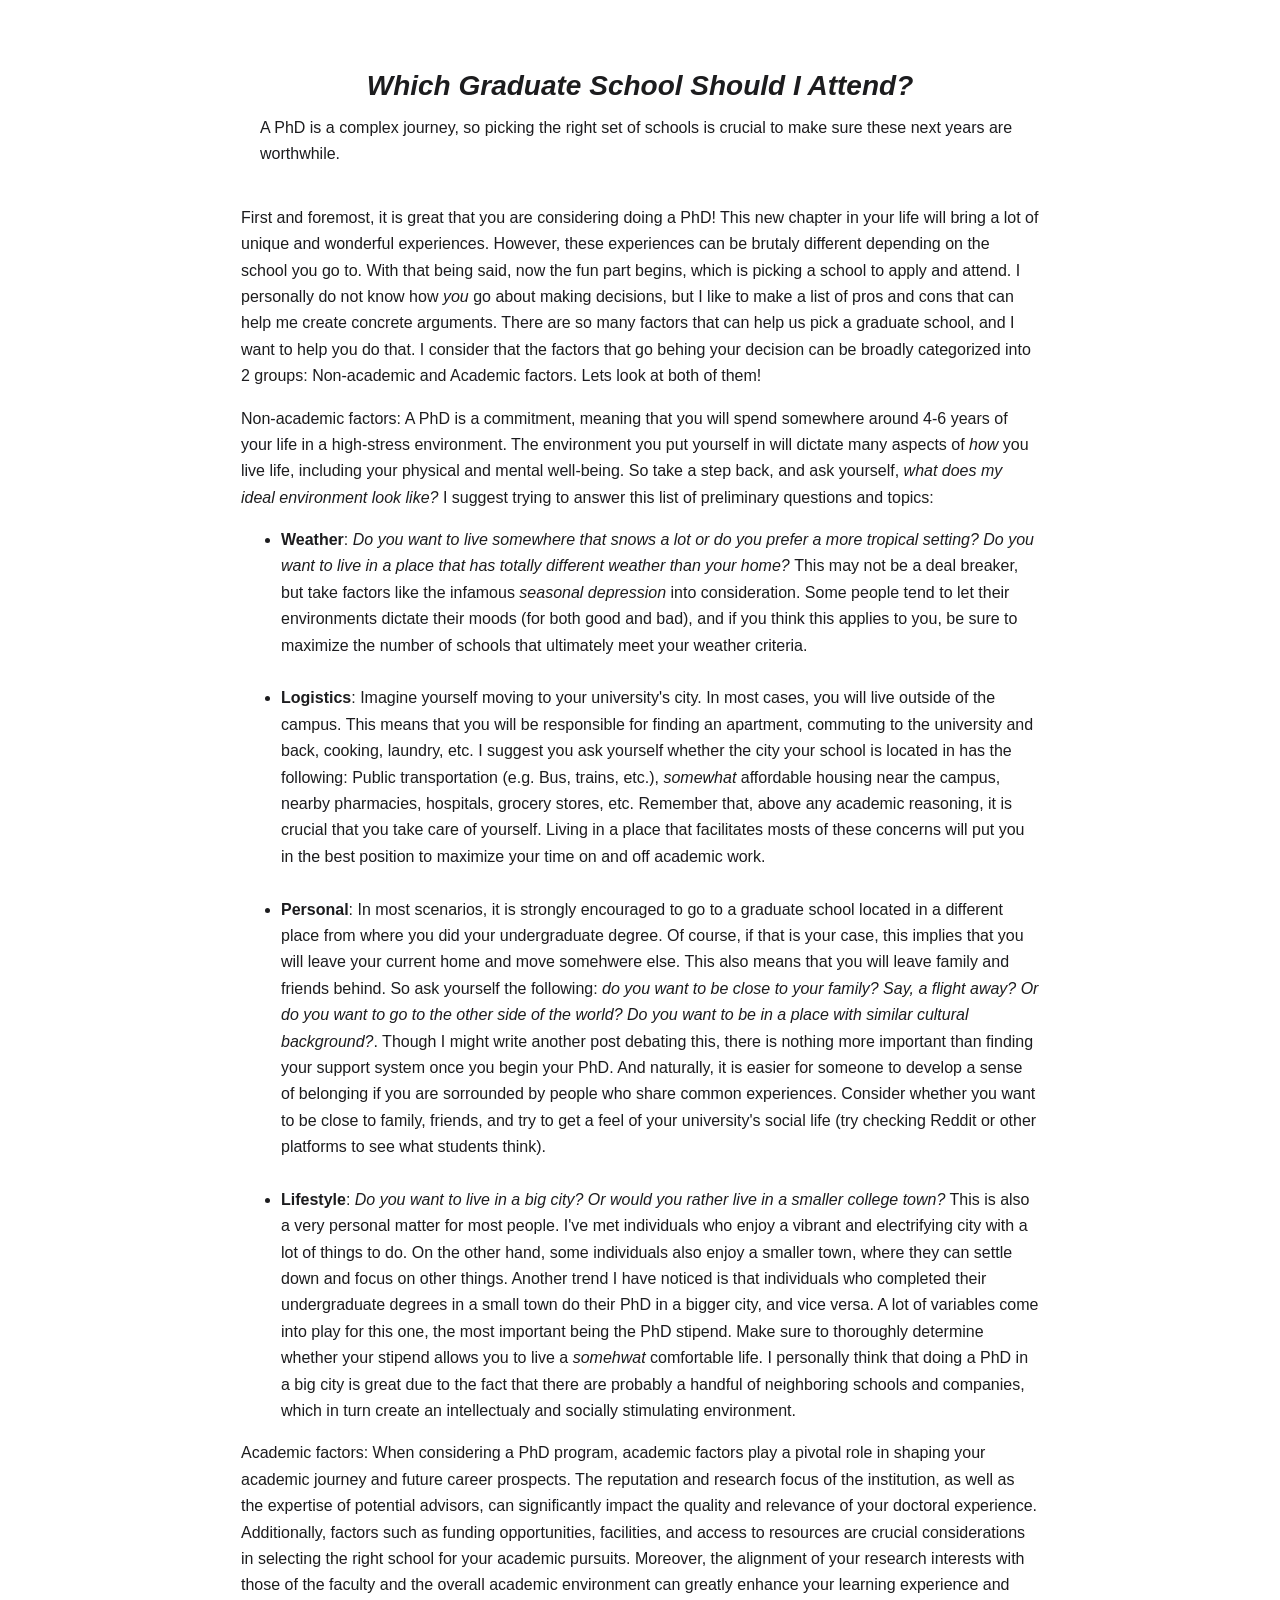
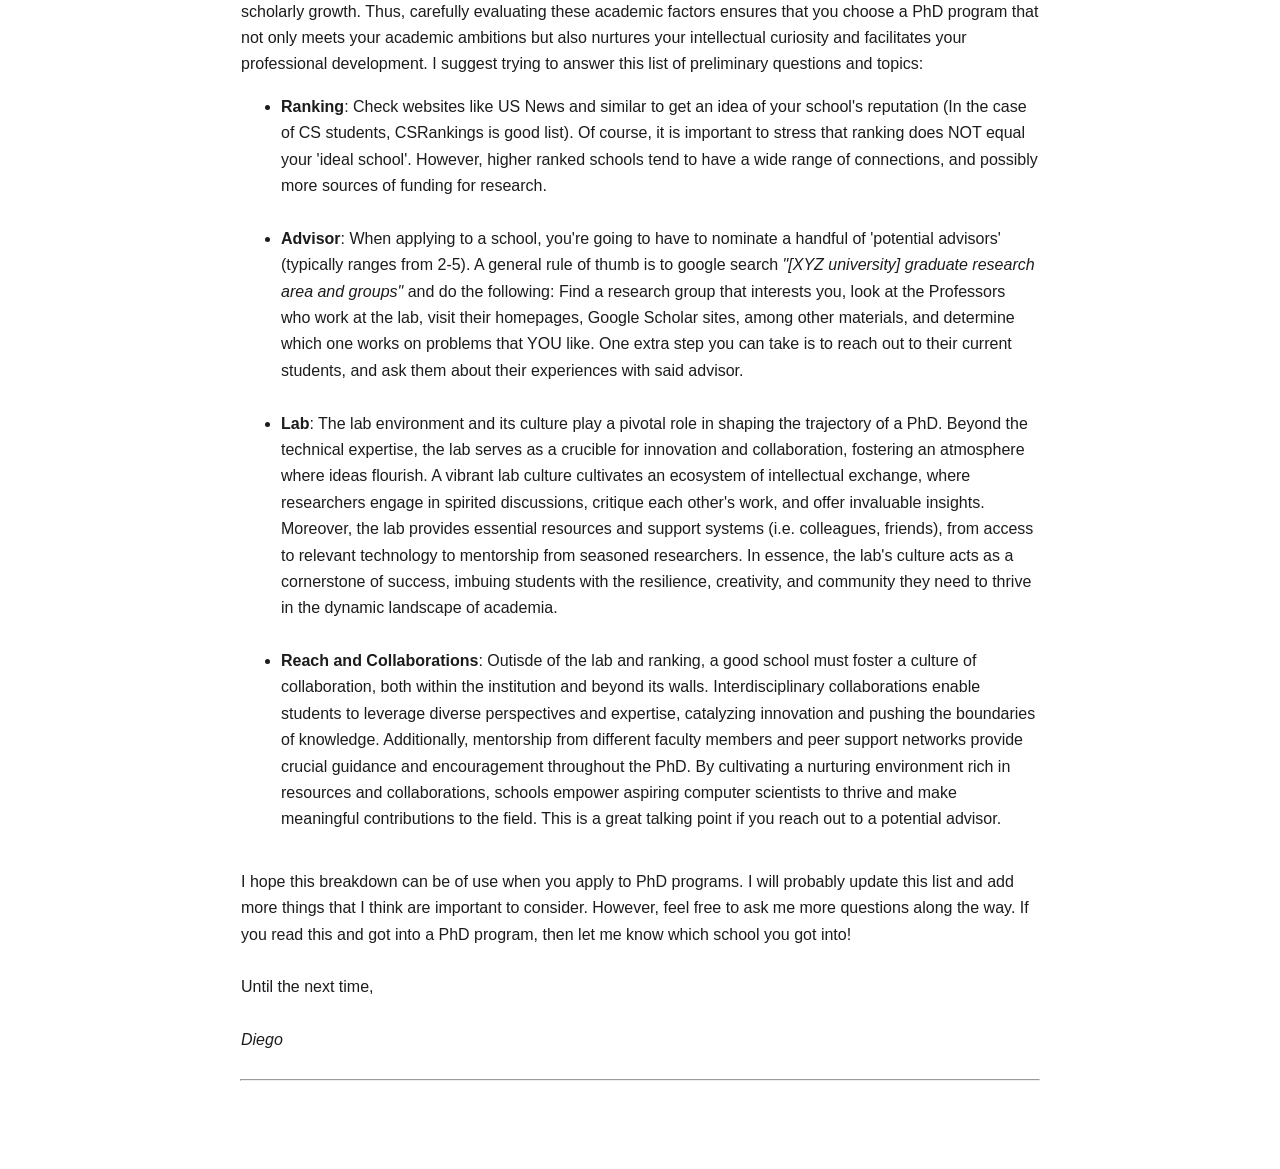
<file: blog_categories/academic_advice/graduate_school.html>
<!DOCTYPE HTML>
<html lang="en"><head><meta http-equiv="Content-Type" content="text/html; charset=UTF-8">

  <title>Picking a Graduate School</title>
  
  <meta name="author" content="Diego Rivera Correa">
  <meta name="viewport" content="width=device-width, initial-scale=1">
  
  <link rel="stylesheet" type="text/css" href="../../stylesheet.css">
	<link rel="icon" href="data:image/svg+xml,<svg xmlns=%22http://www.w3.org/2000/svg%22 viewBox=%220 0 100 100%22><text y=%22.9em%22 font-size=%2290%22>🌐</text></svg>">
</head>

<body>
  <table style="width:100%;max-width:800px;border:0px;border-spacing:0px;border-collapse:separate;margin-right:auto;margin-left:auto;"><tbody>
    <tr style="padding:0px">
      <td style="padding:0px">
        <table style="width:100%;border:0px;border-spacing:0px;border-collapse:separate;margin-right:auto;margin-left:auto;"><tbody>
            <tr>
            <td style="padding:20px;width:100%;vertical-align:middle">
              <center><h1><i>Which Graduate School Should I Attend?</i></h1></center>
              <p style="width:100%;vertical-align:middle">
                A PhD is a complex journey, so picking the right set of schools is crucial to make sure these next years are 
                worthwhile. 
              </p> 
            </td>
          </tr>

          <tr>
            <td style="width:100%;vertical-align:middle">
                <p>
                    First and foremost, it is great that you are considering doing a PhD! This new chapter in your life will bring a lot of
                    unique and wonderful experiences. However, these experiences can be brutaly different depending on the school you go to. With
                    that being said, now the fun part begins, which is picking a school to apply and attend. I personally do not know how <i>you</i> go about making decisions, but I like to make a list
                    of pros and cons that can help me create concrete arguments. There are so many factors that can help us pick a graduate school,
                    and I want to help you do that. I consider that the factors that go behing your decision can be broadly categorized into 2 groups: Non-academic and Academic factors.
                    Lets look at both of them!
                </p> 
                <p>
                    Non-academic factors: A PhD is a commitment, meaning that you will spend somewhere around 4-6 years of your life in 
                    a high-stress environment. The environment you put yourself in will dictate many aspects of <i>how</i> you live life,
                    including your physical and mental well-being. So take a step back, and ask yourself, <i>what does my ideal environment look like?</i>
                    I suggest trying to answer this list of preliminary questions and topics:

                    <ul>
                        <li> <b>Weather</b>: <i>Do you want to live somewhere that snows a lot or do you prefer a more tropical setting? 
                            Do you want to live in a place that has totally different weather than your home? </i> This may not be a deal breaker, but take factors like
                            the infamous <i>seasonal depression</i> into consideration. Some people tend to let their environments dictate their moods (for both good and bad), and if you think this 
                            applies to you, be sure to maximize the number of schools that ultimately meet your weather criteria.
                        </li>
                        <br>
                        <li> <b>Logistics</b>: Imagine yourself moving to your university's city. In most cases, you will live outside of the campus. This means that you will
                            be responsible for finding an apartment, commuting to the university and back, cooking, laundry, etc. I suggest you ask yourself whether
                            the city your school is located in has the following: Public transportation (e.g. Bus, trains, etc.), <i>somewhat</i> affordable housing near the campus, 
                            nearby pharmacies, hospitals, grocery stores, etc. Remember that, above any academic reasoning, it is crucial that you
                            take care of yourself. Living in a place that facilitates mosts of these concerns will put you in the best position to maximize your time on and off academic work.
                        </li>
                        <br>
                        <li> <b>Personal</b>: In most scenarios, it is strongly encouraged to go to a graduate school located in a different place from where you did your undergraduate degree. 
                            Of course, if that is your case, this implies that you will leave your current home and move somehwere else. This also means that you will 
                            leave family and friends behind. So ask yourself the following: <i> do you want to be close to your family? Say, a flight away? Or do you want to go to 
                                the other side of the world? Do you want to be in a place with similar cultural background?</i>. Though I might write another post 
                                debating this, there is nothing more important than finding your support system once you begin your PhD. And naturally, it is easier for someone
                                to develop a sense of belonging if you are sorrounded by people who share common experiences. Consider whether you want to be close to family, 
                                friends, and try to get a feel of your university's social life (try checking Reddit or other platforms to see what students think).
                        </li>
                        <br>
                        <li> <b>Lifestyle</b>: <i>Do you want to live in a big city? Or would you rather live in a smaller college town?</i> This is also a very 
                           personal matter for most people. I've met individuals who enjoy a vibrant and electrifying city with a lot of things to do. 
                           On the other hand, some individuals also enjoy a smaller town, where they can settle down and focus on other things. Another 
                          trend I have noticed is that individuals who completed their undergraduate degrees in a small town do their PhD in a bigger city, and vice versa.
                          A lot of variables come into play for this one, the most important being the PhD stipend. Make sure to thoroughly determine whether your stipend 
                          allows you to live a <i>somehwat</i> comfortable life. I personally think that doing a PhD in a big city is great due to the fact that 
                          there are probably a handful of neighboring schools and companies, which in turn create an intellectualy and socially stimulating environment.
                        </li>
                    </ul>
                </p> 

                <p>
                    Academic factors: When considering a PhD program, academic factors play a pivotal role in shaping your academic journey and future career prospects. 
                    The reputation and research focus of the institution, as well as the expertise of potential advisors, can significantly impact the quality and relevance of 
                    your doctoral experience. Additionally, factors such as funding opportunities, facilities, and access to resources are crucial considerations in selecting 
                    the right school for your academic pursuits. Moreover, the alignment of your research interests with those of the faculty and the overall academic environment 
                    can greatly enhance your learning experience and scholarly growth. Thus, carefully evaluating these academic factors ensures that you choose a PhD program that 
                    not only meets your academic ambitions but also nurtures your intellectual curiosity and facilitates your professional development. I suggest trying to answer 
                    this list of preliminary questions and topics:

                    <ul>
                        <li> <b>Ranking</b>: Check websites like US News and similar to get an idea of your school's reputation (In the case of CS students, 
                            CSRankings is good list). Of course, 
                            it is important to stress that ranking does NOT equal your 'ideal school'. However, higher ranked schools tend to have a wide range
                            of connections, and possibly more sources of funding for research. 
                        </li>
                        <br>
                        <li> <b>Advisor</b>: When applying to a school, you're going to have to nominate a handful of 'potential advisors' 
                            (typically ranges from 2-5). A general rule of thumb is to google search <i>"[XYZ university] graduate research area and groups"</i>
                            and do the following: Find a research group that interests you, look at the Professors who work at the lab, visit their homepages,
                            Google Scholar sites, among other materials, and determine which one works on problems that YOU like. One extra step you can take is to reach 
                            out to their current students, and ask them about their experiences with said advisor. 
                        </li>
                        <br>
                        <li> <b>Lab</b>: The lab environment and its culture play a pivotal role in shaping the trajectory of a PhD. 
                          Beyond the technical expertise, the lab serves as a crucible for innovation and collaboration, fostering an 
                          atmosphere where ideas flourish. A vibrant lab culture cultivates an ecosystem of intellectual exchange, 
                          where researchers engage in spirited discussions, critique each other's work, and offer invaluable insights. Moreover, 
                          the lab provides essential resources and support systems (i.e. colleagues, friends), from access to relevant technology to mentorship from seasoned researchers. In essence, the lab's 
                          culture acts as a cornerstone of success, imbuing students with the resilience, creativity, and community they need to 
                          thrive in the dynamic landscape of academia.
                        </li>
                        <br>
                        <li> <b>Reach and Collaborations</b>: Outisde of the lab and ranking, a good school must foster a culture of collaboration, 
                          both within the institution and beyond its walls. Interdisciplinary collaborations enable students to leverage diverse 
                          perspectives and expertise, catalyzing innovation and pushing the boundaries of knowledge. Additionally, mentorship from different faculty 
                          members and peer support networks provide crucial guidance and encouragement throughout the PhD. By cultivating a nurturing 
                          environment rich in resources and collaborations, schools empower aspiring computer scientists to thrive and make meaningful contributions 
                          to the field. This is a great talking point if you reach out to a potential advisor.
                        </li>
                    </ul>
                </p> 

                <p style="padding-top:20px"> I hope this breakdown can be of use when you apply to PhD programs. I will probably
                  update this list and add more things that I think are important to consider. 
                  However, feel free to ask me more questions along the way. If you read this and got into a PhD program, then let
                    me know which school you got into!

                    <br><br> Until the next time,
                    <br><br> <i>Diego</i>
                </p>
            </td>
          </tr>
        </tbody></table>
      <hr>
      </td>
    </tr>
  </table>
</body>

</html>
</file>
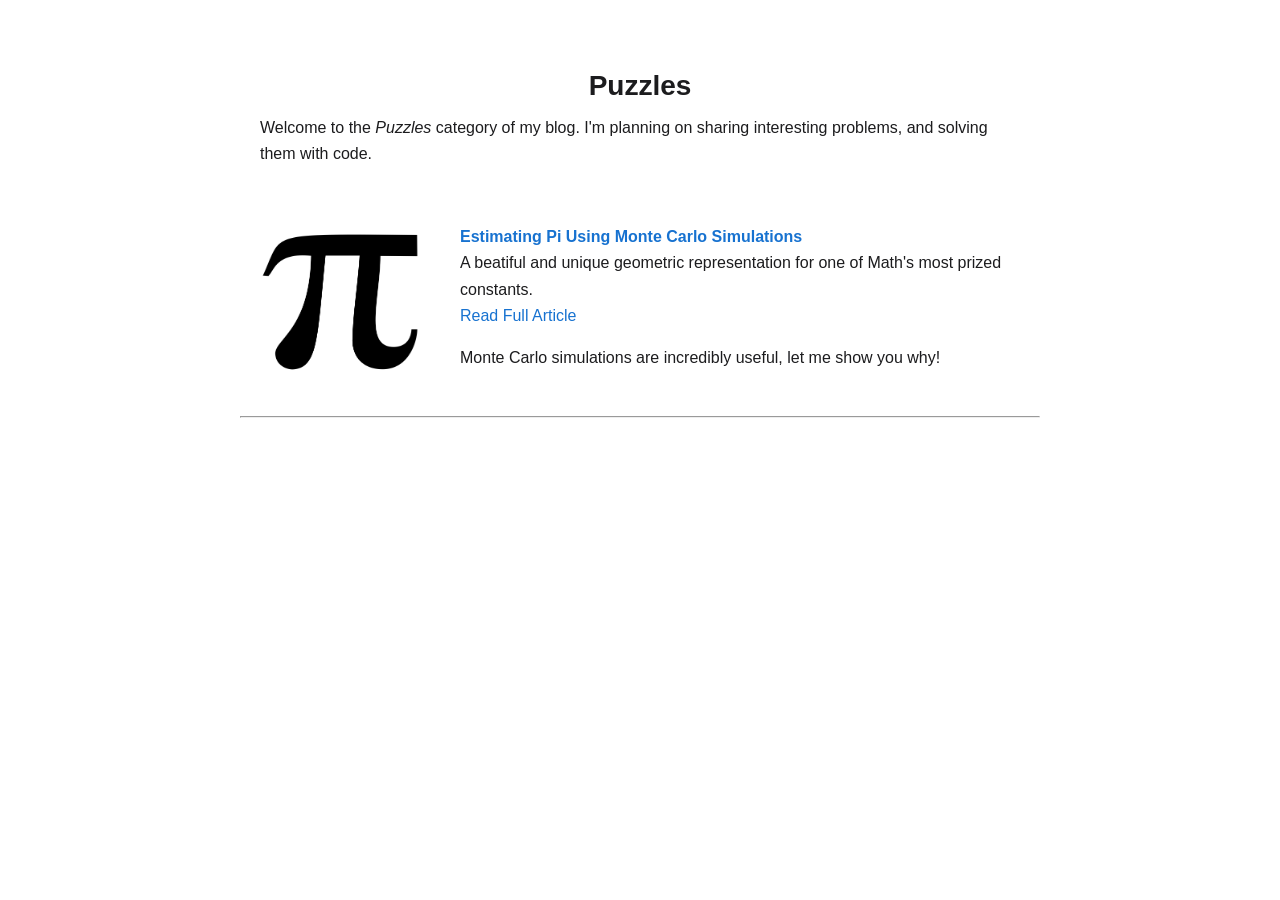
<file: blog_categories/puzzles/blog.html>
<!DOCTYPE HTML>
<html lang="en"><head><meta http-equiv="Content-Type" content="text/html; charset=UTF-8">

  <title>Blog</title>
  
  <meta name="author" content="Diego Rivera Correa">
  <meta name="viewport" content="width=device-width, initial-scale=1">
  
  <link rel="stylesheet" type="text/css" href="../../stylesheet.css">
	<link rel="icon" href="data:image/svg+xml,<svg xmlns=%22http://www.w3.org/2000/svg%22 viewBox=%220 0 100 100%22><text y=%22.9em%22 font-size=%2290%22>🌐</text></svg>">
</head>

<body>
  <table style="width:100%;max-width:800px;border:0px;border-spacing:0px;border-collapse:separate;margin-right:auto;margin-left:auto;"><tbody>
    <tr style="padding:0px">
      <td style="padding:0px">
        <table style="width:100%;border:0px;border-spacing:0px;border-collapse:separate;margin-right:auto;margin-left:auto;"><tbody>
            <tr>
            <td style="padding:20px;width:100%;vertical-align:middle">
              <center><h1>Puzzles</h1></center>
              <p>
                Welcome to the <i>Puzzles</i> category of my blog. I'm planning on sharing interesting problems, and solving them
                with code.
              </p> 
            </td>
          </tr>
        </tbody></table>
        <table style="width:100%;border:0px;border-spacing:0px;border-collapse:separate;margin-right:auto;margin-left:auto;"><tbody>
          <!-- NAGNOI -->
          <tr>
            <td style="padding:20px;width:25%;vertical-align:middle">
              <div class="one">
                <img src='images/pi.png' width="160" height="140">
              </div>
            </td>
            <td style="padding:20px;width:75%;vertical-align:middle">
              <a href="pi_mcs.html">
                <span class="papertitle"><strong> Estimating Pi Using Monte Carlo Simulations</strong></span>
              </a>
              
              <br>
                A beatiful and unique geometric representation for one of Math's most prized constants.
              <br>
              <a href="graduate_school.html">Read Full Article</a>
              <p></p>
              <p> Monte Carlo simulations are incredibly useful, let me show you why! </p>
            </td>
          </tr>
        </tbody></table>
      <hr>
      </td>
    </tr>
  </table>
</body>

</html>
</file>
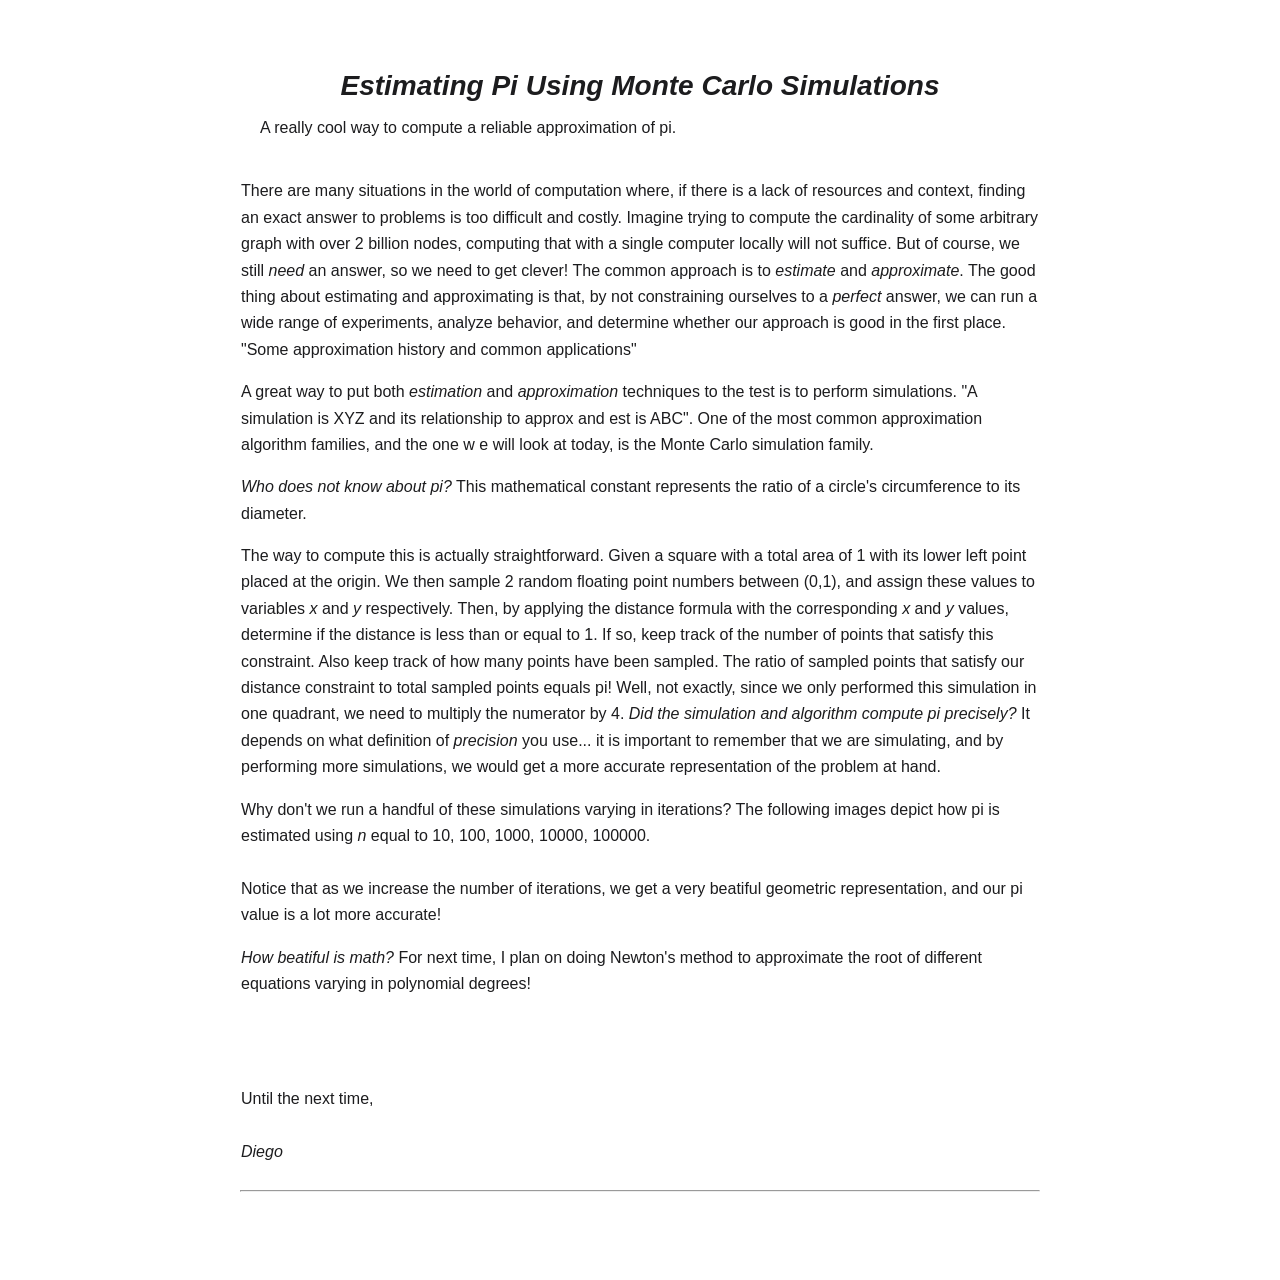
<file: blog_categories/puzzles/pi_mcs.html>
<!DOCTYPE HTML>
<html lang="en"><head><meta http-equiv="Content-Type" content="text/html; charset=UTF-8">

  <title>Estimating Pi Using Monte Carlo Simulations</title>
  
  <meta name="author" content="Diego Rivera Correa">
  <meta name="viewport" content="width=device-width, initial-scale=1">
  
  <link rel="stylesheet" type="text/css" href="../../stylesheet.css">
	<link rel="icon" href="data:image/svg+xml,<svg xmlns=%22http://www.w3.org/2000/svg%22 viewBox=%220 0 100 100%22><text y=%22.9em%22 font-size=%2290%22>🌐</text></svg>">
</head>

<body>
  <table style="width:100%;max-width:800px;border:0px;border-spacing:0px;border-collapse:separate;margin-right:auto;margin-left:auto;"><tbody>
    <tr style="padding:0px">
      <td style="padding:0px">
        <table style="width:100%;border:0px;border-spacing:0px;border-collapse:separate;margin-right:auto;margin-left:auto;"><tbody>
            <tr>
            <td style="padding:20px;width:100%;vertical-align:middle">
              <center><h1><i>Estimating Pi Using Monte Carlo Simulations</i></h1></center>
              <p style="width:100%;vertical-align:middle">
                A really cool way to compute a reliable approximation of pi.
              </p> 
            </td>
          </tr>

          <tr>
            <td style="width:100%;vertical-align:middle">
                <p>
                    There are many situations in the world of computation where, if there is a lack of resources and context,
                    finding an exact answer to problems is too difficult and costly. Imagine trying to compute the cardinality of some 
                    arbitrary graph with over 2 billion nodes, computing that with a single computer locally will not suffice. But of course, 
                    we still <i>need</i> an answer, so we need to get clever! The common approach is to <i>estimate</i> and <i>approximate</i>. 
                    The good thing about estimating and approximating is that, by not constraining ourselves to a <i>perfect</i> answer, 
                    we can run a wide range of experiments, analyze behavior, and determine whether our approach is good in the first place. 
                    "Some approximation history and common applications"
                </p> 

                <p>
                    A great way to put both <i>estimation</i> and <i>approximation</i> techniques to the test is to perform simulations. "A simulation is XYZ 
                     and its relationship to approx and est is ABC". One of the most common approximation algorithm families, and the one w
                     e will look at today, is the Monte Carlo simulation family. 
                </p> 

                <p>
                    <i>Who does not know about pi?</i> This mathematical constant represents the ratio of a circle's circumference
                    to its diameter. 
                </p> 

                <p>
                    The way to compute this is actually straightforward. Given a square with a total area of 1 with its lower left 
                    point placed at the origin. We then sample 2 random floating point numbers between (0,1), and assign these values to 
                    variables <i>x</i> and <i>y</i> respectively. Then, by applying the distance formula with the corresponding <i>x</i>
                    and <i>y</i> values, determine if the distance is less than or equal to 1. If so, keep track of the number of points 
                    that satisfy this constraint. Also keep track of how many points have been sampled. The ratio of sampled points that 
                    satisfy our distance constraint to total sampled points equals pi! Well, not exactly, since we only performed 
                    this simulation in one quadrant, we need to multiply the numerator by 4. <i>Did the simulation and algorithm compute pi precisely?</i> 
                    It depends on what definition of <i>precision</i> you use... it is important to remember that we are simulating, and 
                    by performing more simulations, we would get a more accurate representation of the problem at hand.
                </p> 

                <p>
                    Why don't we run a handful of these simulations varying in iterations? The following images depict how pi is 
                    estimated using <i>n</i> equal to 10, 100, 1000, 10000, 100000. 

                    <br><br>

                    Notice that as we increase the number of iterations, we get a very beatiful geometric representation, and our 
                    pi value is a lot more accurate!
                </p> 

                <p>
                    <i>How beatiful is math?</i> For next time, I plan on doing Newton's method to approximate 
                    the root of different equations varying in polynomial degrees!
                </p> 

                <p style="padding-top:20px"> 

                    <br><br> Until the next time,
                    <br><br> <i>Diego</i>
                </p>
            </td>
          </tr>
        </tbody></table>
      <hr>
      </td>
    </tr>
  </table>
</body>

</html>
</file>
<file: stylesheet.css>
:root {
  --bg: #ffffff;
  --text: #1c1c1e;
  --muted: #6b7280;
  --accent: #1772d0;
  --accent-hover: #0d47a1;
  --border: #e8e8e8;
  --max-width: 720px;
}

* {
  box-sizing: border-box;
}

body {
  margin: 0;
  padding: 48px 24px 80px;
  background: var(--bg);
  color: var(--text);
  font-family: -apple-system, BlinkMacSystemFont, "Segoe UI", Roboto, Helvetica, Arial, sans-serif;
  font-size: 16px;
  line-height: 1.65;
}

.page {
  max-width: var(--max-width);
  margin: 0 auto;
}

a {
  color: var(--accent);
  text-decoration: none;
}

a:hover,
a:focus {
  color: var(--accent-hover);
  text-decoration: underline;
}

h1, h2 {
  line-height: 1.25;
  margin: 0 0 12px;
}

h1 {
  font-size: 28px;
}

h2 {
  font-size: 19px;
  margin-top: 40px;
  padding-bottom: 8px;
  border-bottom: 1px solid var(--border);
}

p {
  margin: 0 0 16px;
}

.page-intro {
  margin-bottom: 8px;
}

.page-intro h1 {
  text-align: center;
}

.page-intro p {
  color: var(--muted);
}

/* header block used on index.html */
.hero {
  display: flex;
  align-items: center;
  gap: 32px;
  margin-bottom: 8px;
}

.hero-photo img {
  width: 168px;
  height: 168px;
  border-radius: 50%;
  object-fit: cover;
  display: block;
}

.hero-text {
  flex: 1;
  min-width: 0;
}

.hero-text h1 {
  margin-bottom: 8px;
}

/* nav links, shared across all pages */
.nav {
  display: flex;
  flex-wrap: wrap;
  gap: 6px 14px;
  margin: 20px 0 32px;
  font-size: 15px;
}

.nav a {
  color: var(--text);
  font-weight: 500;
}

.nav a:hover {
  color: var(--accent);
}

.nav-disabled {
  color: var(--muted);
  cursor: default;
}

/* research / internships / blog entries */
.entry {
  display: flex;
  gap: 24px;
  padding: 24px 0;
  border-bottom: 1px solid var(--border);
}

.entry:last-child {
  border-bottom: none;
}

.entry-img {
  flex: 0 0 120px;
  width: 120px;
}

.entry-img img {
  width: 100%;
  border-radius: 8px;
  display: block;
}

.entry-body {
  flex: 1;
  min-width: 0;
}

.entry-title {
  font-size: 16px;
  font-weight: 700;
  margin: 0 0 4px;
}

.entry-meta {
  color: var(--muted);
  font-size: 14px;
  margin-bottom: 8px;
}

.entry-body p {
  margin: 0 0 8px;
}

.entry-links a {
  font-size: 14px;
}

/* news list on index.html */
.news {
  list-style: none;
  margin: 0;
  padding: 0;
}

.news li {
  display: flex;
  gap: 12px;
  padding: 10px 0;
  border-bottom: 1px solid var(--border);
}

.news li:last-child {
  border-bottom: none;
}

.news-date {
  flex: 0 0 88px;
  color: var(--muted);
  font-size: 14px;
  font-weight: 600;
}

/* misc.html photo pair */
.photo-pair {
  display: flex;
  gap: 12px;
  margin: 16px 0 24px;
}

.photo-pair img {
  width: 50%;
  border-radius: 8px;
  display: block;
}

footer {
  margin-top: 56px;
  padding-top: 16px;
  border-top: 1px solid var(--border);
  color: var(--muted);
  font-size: 13px;
  text-align: center;
}

@media (max-width: 560px) {
  body {
    padding: 32px 16px 64px;
  }

  .hero {
    flex-direction: column;
    text-align: center;
  }

  .entry {
    flex-direction: column;
    gap: 12px;
  }

  .entry-img {
    width: 120px;
  }

  .photo-pair {
    flex-direction: column;
  }

  .photo-pair img {
    width: 100%;
  }
}
</file>
